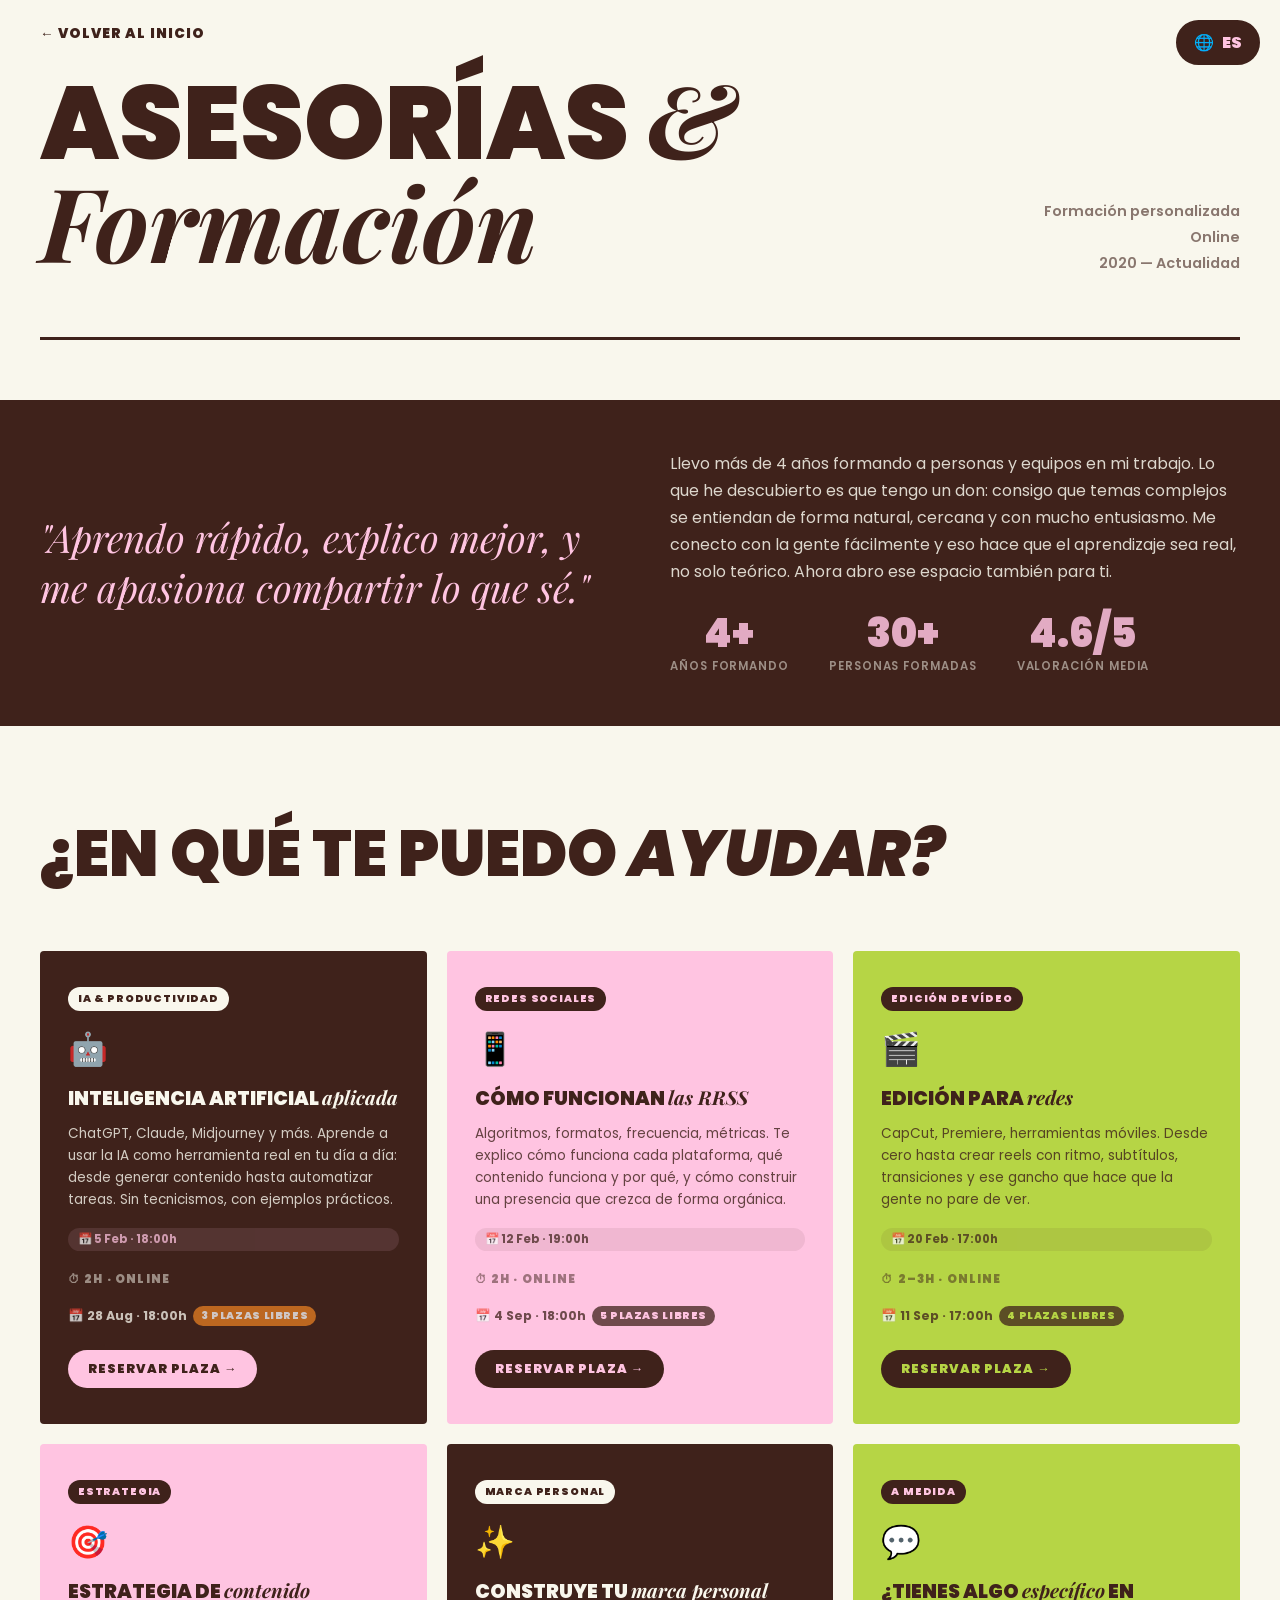
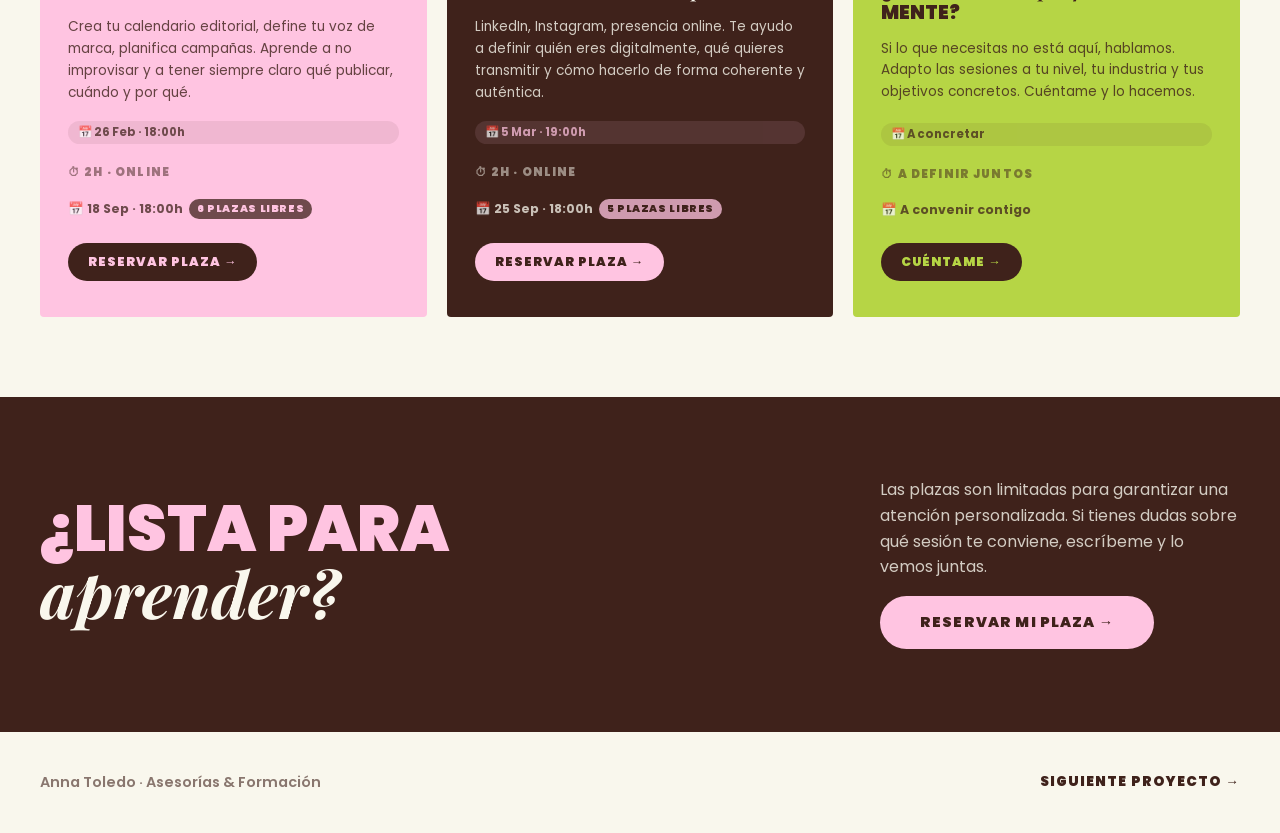
<file: asesorias.html>
<!DOCTYPE html>
<html lang="es">
<head>
    <meta charset="UTF-8">
    <meta name="viewport" content="width=device-width, initial-scale=1.0">
    <title>Asesorías | Anna Toledo</title>
    <link href="https://fonts.googleapis.com/css2?family=Poppins:wght@400;600;900&family=Playfair+Display:ital,wght@1,700&display=swap" rel="stylesheet">
    <style>
        :root { --pink: #ffc4e1; --brown: #3f221b; --cream: #f9f7ed; --green: #b6d545; --font-main: 'Poppins', sans-serif; }

        /* Lang switcher */
        .lang-container { position: fixed; top: 20px; right: 20px; z-index: 1000; }
        .lang-button { background: var(--brown); border: 2px solid var(--brown); padding: 8px 16px; border-radius: 25px; font-weight: 900; cursor: pointer; display: flex; align-items: center; gap: 8px; font-family: var(--font-main); color: var(--pink); }
        .dropdown-content { display: none; position: absolute; right: 0; background: var(--cream); border: 2px solid var(--brown); width: 130px; margin-top: 5px; border-radius: 10px; overflow: hidden; }
        .dropdown-content a { display: block; padding: 10px; text-decoration: none; color: var(--brown); font-weight: 600; font-family: var(--font-main); }
        .dropdown-content a:hover { background: var(--brown); color: var(--cream); }
        .lang-container:hover .dropdown-content { display: block; }

        * { box-sizing: border-box; margin: 0; padding: 0; }
        body { font-family: var(--font-main); background-color: var(--cream); color: var(--brown); min-height: 100vh; }
        .back-link { display: inline-flex; align-items: center; gap: 8px; padding: 24px 40px; font-weight: 900; font-size: 0.85rem; letter-spacing: 0.08em; text-transform: uppercase; text-decoration: none; color: var(--brown); transition: opacity 0.2s; }
        .back-link:hover { opacity: 0.6; }

        /* HERO */
        .project-hero { padding: 0 40px 60px; display: flex; align-items: flex-end; justify-content: space-between; flex-wrap: wrap; gap: 20px; }
        .project-hero h1 { font-size: clamp(3rem, 8vw, 7rem); font-weight: 900; text-transform: uppercase; line-height: 0.95; max-width: 700px; }
        .project-hero h1 em { font-family: 'Playfair Display', serif; font-style: italic; font-weight: 700; text-transform: none; }
        .project-meta { font-size: 0.9rem; font-weight: 600; text-align: right; line-height: 1.8; opacity: 0.6; }
        .divider { height: 3px; background-color: var(--brown); margin: 0 40px 60px; }

        /* INTRO STRIP */
        .intro-strip {
            background: var(--brown);
            color: var(--cream);
            padding: 50px 40px;
            display: flex;
            gap: 60px;
            align-items: center;
            flex-wrap: wrap;
        }
        .intro-strip .big-quote {
            font-family: 'Playfair Display', serif;
            font-style: italic;
            font-size: clamp(1.4rem, 3vw, 2.4rem);
            line-height: 1.3;
            flex: 1;
            min-width: 280px;
            color: var(--pink);
        }
        .intro-strip .intro-text {
            flex: 1;
            min-width: 280px;
            font-size: 1rem;
            line-height: 1.7;
            opacity: 0.85;
        }
        .intro-strip .stats-mini {
            display: flex;
            gap: 40px;
            flex-wrap: wrap;
        }
        .stat-mini { text-align: center; }
        .stat-mini .num { font-size: 2.5rem; font-weight: 900; color: var(--pink); line-height: 1; }
        .stat-mini .label { font-size: 0.72rem; font-weight: 600; text-transform: uppercase; letter-spacing: 0.08em; opacity: 0.6; margin-top: 4px; }

        /* SERVICIOS GRID */
        .servicios-section {
            padding: 80px 40px;
        }
        .servicios-section h2 {
            font-size: clamp(2rem, 5vw, 4rem);
            font-weight: 900;
            text-transform: uppercase;
            margin-bottom: 50px;
        }
        .servicios-grid {
            display: grid;
            grid-template-columns: repeat(3, 1fr);
            gap: 20px;
        }
        .servicio-card {
            background: var(--pink);
            padding: 36px 28px;
            display: flex;
            flex-direction: column;
            gap: 14px;
            border-radius: 4px;
            transition: transform 0.2s ease;
        }
        .servicio-card:hover { transform: translateY(-4px); }
        .servicio-card.dark { background: var(--brown); color: var(--cream); }
        .servicio-card.green { background: var(--green); }

        .servicio-emoji { font-size: 2rem; }
        .servicio-card h3 {
            font-size: 1.2rem;
            font-weight: 900;
            text-transform: uppercase;
            line-height: 1.1;
        }
        .servicio-card h3 em {
            font-family: 'Playfair Display', serif;
            font-style: italic;
            font-weight: 700;
            text-transform: none;
        }
        .servicio-card p { font-size: 0.85rem; line-height: 1.6; opacity: 0.8; flex: 1; }
        .servicio-card .fecha {
            font-size: 0.78rem;
            font-weight: 700;
            opacity: 0.75;
            margin-top: 4px;
        }
        .servicio-card .fecha.soon {
            color: var(--brown);
            background: rgba(63,34,27,0.1);
            padding: 3px 10px;
            border-radius: 20px;
            display: inline-block;
            font-size: 0.72rem;
        }
        .dark .fecha.soon { color: var(--pink); background: rgba(255,196,225,0.15); }
        .green .fecha.soon { color: var(--brown); background: rgba(63,34,27,0.1); }

        .servicio-card .duracion {
            font-size: 0.72rem;
            font-weight: 900;
            letter-spacing: 0.1em;
            text-transform: uppercase;
            opacity: 0.5;
            margin-top: 6px;
        }
        .fecha {
            font-size: 0.78rem;
            font-weight: 700;
            color: var(--brown);
            opacity: 0.6;
            margin-top: 4px;
            display: flex;
            align-items: center;
            gap: 6px;
        }
        .dark .fecha { color: var(--cream); }
        .fecha.sold-out { color: #c0392b; opacity: 1; }
        .plazas {
            display: inline-block;
            font-size: 0.65rem;
            font-weight: 900;
            letter-spacing: 0.06em;
            text-transform: uppercase;
            padding: 2px 8px;
            border-radius: 10px;
            background: var(--brown);
            color: var(--pink);
        }
        .dark .plazas { background: var(--pink); color: var(--brown); }
        .green .plazas { background: var(--brown); color: var(--green); }
        .plazas.pocas { background: #e67e22; color: white; }

        .reservar-btn {
            display: inline-block;
            margin-top: 10px;
            padding: 10px 20px;
            background: var(--brown);
            color: var(--pink);
            font-family: var(--font-main);
            font-weight: 900;
            font-size: 0.78rem;
            letter-spacing: 0.08em;
            text-transform: uppercase;
            text-decoration: none;
            border-radius: 30px;
            border: none;
            cursor: pointer;
            transition: opacity 0.2s;
            width: fit-content;
        }
        .reservar-btn:hover { opacity: 0.75; }
        .dark .reservar-btn { background: var(--pink); color: var(--brown); }
        .green .reservar-btn { background: var(--brown); color: var(--green); }

        /* TAG */
        .tag { display: inline-block; background: var(--brown); color: var(--pink); font-size: 0.65rem; font-weight: 900; letter-spacing: 0.08em; text-transform: uppercase; padding: 4px 10px; border-radius: 20px; width: fit-content; }
        .tag.light { background: var(--cream); color: var(--brown); }

        /* CTA FINAL */
        .cta-section {
            background: var(--brown);
            padding: 80px 40px;
            display: flex;
            align-items: center;
            justify-content: space-between;
            gap: 40px;
            flex-wrap: wrap;
        }
        .cta-section h2 {
            font-size: clamp(2rem, 5vw, 4rem);
            font-weight: 900;
            text-transform: uppercase;
            color: var(--pink);
            line-height: 1;
            max-width: 600px;
        }
        .cta-section h2 em {
            font-family: 'Playfair Display', serif;
            font-style: italic;
            font-weight: 700;
            text-transform: none;
            color: var(--cream);
        }
        .cta-right { display: flex; flex-direction: column; gap: 16px; align-items: flex-start; }
        .cta-right p { color: var(--cream); font-size: 1rem; line-height: 1.6; opacity: 0.8; max-width: 360px; }
        .cta-main-btn {
            display: inline-block;
            padding: 16px 40px;
            background: var(--pink);
            color: var(--brown);
            font-family: var(--font-main);
            font-weight: 900;
            font-size: 0.9rem;
            letter-spacing: 0.08em;
            text-transform: uppercase;
            text-decoration: none;
            border-radius: 40px;
            transition: opacity 0.2s;
        }
        .cta-main-btn:hover { opacity: 0.8; }

        /* FOOTER */
        .project-footer { border-top: 3px solid var(--brown); padding: 40px; display: flex; align-items: center; justify-content: space-between; flex-wrap: wrap; gap: 20px; background: var(--cream); }
        .project-footer p { font-weight: 600; font-size: 0.9rem; opacity: 0.6; }
        .next-project { display: inline-flex; align-items: center; gap: 10px; font-weight: 900; font-size: 0.85rem; letter-spacing: 0.08em; text-transform: uppercase; text-decoration: none; color: var(--brown); transition: opacity 0.2s; }
        .next-project:hover { opacity: 0.6; }

        /* REVEAL */
        .reveal { opacity: 0; transform: translateY(30px); transition: opacity 0.7s ease, transform 0.7s ease; }
        .reveal.visible { opacity: 1; transform: translateY(0); }

        /* MOBILE */
        @media (max-width: 768px) {
            .project-hero, .servicios-section, .cta-section { padding-left: 20px; padding-right: 20px; }
            .divider { margin-left: 20px; margin-right: 20px; }
            .intro-strip { padding: 40px 20px; gap: 30px; }
            .servicios-grid { grid-template-columns: 1fr; gap: 16px; }
            .cta-section { flex-direction: column; }
            .project-footer { padding: 30px 20px; flex-direction: column; gap: 10px; }
            .back-link { padding: 16px 20px; }
        }
        @media (max-width: 480px) {
            .project-hero h1 { font-size: 2.5rem; }
            .intro-strip .stats-mini { gap: 24px; }
        }
    </style>
</head>
<body>

    <div class="lang-container">
        <div class="lang-button">🌐 <span id="current-lang">ES</span></div>
        <div class="dropdown-content">
            <a href="#" onclick="changeLanguage('es'); return false;">ES Español</a>
            <a href="#" onclick="changeLanguage('en'); return false;">EN English</a>
        </div>
    </div>

    <a href="index.html" class="back-link" onclick="if(document.referrer) { history.back(); return false; }"><span data-i18n="back">← Volver al inicio</span></a>

    <div class="project-hero reveal">
        <h1 data-i18n="title">Asesorías <em>& Formación</em></h1>
        <div class="project-meta">
            <p data-i18n="meta1">Formación personalizada</p>
            <p data-i18n="meta2">Online</p>
            <p>2020 — Actualidad</p>
        </div>
    </div>

    <div class="divider"></div>

    <!-- INTRO -->
    <div class="intro-strip reveal">
        <div class="big-quote" data-i18n="quote">"Aprendo rápido, explico mejor, y me apasiona compartir lo que sé."</div>
        <div class="intro-text">
            <p data-i18n="intro">Llevo más de 4 años formando a personas y equipos en mi trabajo. Lo que he descubierto es que tengo un don: consigo que temas complejos se entiendan de forma natural, cercana y con mucho entusiasmo. Me conecto con la gente fácilmente y eso hace que el aprendizaje sea real, no solo teórico. Ahora abro ese espacio también para ti.</p>
            <br>
            <div class="stats-mini">
                <div class="stat-mini"><div class="num"><span class="counter" data-target="4" data-suffix="+">0</span></div><div class="label" data-i18n="stat1">años formando</div></div>
                <div class="stat-mini"><div class="num"><span class="counter" data-target="30" data-suffix="+">0</span></div><div class="label" data-i18n="stat2">personas formadas</div></div>
                <div class="stat-mini"><div class="num"><span class="counter" data-target="4.6" data-suffix="/5" data-decimals="1">0</span></div><div class="label" data-i18n="stat3">valoración media</div></div>
            </div>
        </div>
    </div>

    <!-- SERVICIOS -->
    <div class="servicios-section">
        <h2 data-i18n="servicios.title">¿En qué te puedo <em>ayudar?</em></h2>
        <div class="servicios-grid">

            <div class="servicio-card dark reveal">
                <span class="tag light" data-i18n="s1.tag">IA & Productividad</span>
                <div class="servicio-emoji">🤖</div>
                <h3 data-i18n="s1.title">Inteligencia Artificial <em>aplicada</em></h3>
                <p data-i18n="s1.desc">ChatGPT, Claude, Midjourney y más. Aprende a usar la IA como herramienta real en tu día a día: desde generar contenido hasta automatizar tareas. Sin tecnicismos, con ejemplos prácticos.</p>
                <div class="fecha soon" data-i18n="s1.date">📅 5 Feb · 18:00h</div>
                <div class="duracion" data-i18n="s1.dur">⏱ 2h · Online</div>
                <div class="fecha">📅 28 Aug · 18:00h <span class="plazas pocas">3 plazas libres</span></div>
                <a href="https://mail.google.com/mail/?view=cm&amp;fs=1&amp;to=anna.tol.rod@gmail.com&amp;su=Quiero%20reservar%3A%20IA%20aplicada" target="_blank" rel="noopener" class="reservar-btn" data-i18n="reservar">Reservar plaza →</a>
            </div>

            <div class="servicio-card reveal">
                <span class="tag" data-i18n="s2.tag">Redes Sociales</span>
                <div class="servicio-emoji">📱</div>
                <h3 data-i18n="s2.title">Cómo funcionan <em>las RRSS</em></h3>
                <p data-i18n="s2.desc">Algoritmos, formatos, frecuencia, métricas. Te explico cómo funciona cada plataforma, qué contenido funciona y por qué, y cómo construir una presencia que crezca de forma orgánica.</p>
                <div class="fecha soon" data-i18n="s2.date">📅 12 Feb · 19:00h</div>
                <div class="duracion" data-i18n="s2.dur">⏱ 2h · Online</div>
                <div class="fecha">📅 4 Sep · 18:00h <span class="plazas ">5 plazas libres</span></div>
                <a href="https://mail.google.com/mail/?view=cm&amp;fs=1&amp;to=anna.tol.rod@gmail.com&amp;su=Quiero%20reservar%3A%20RRSS" target="_blank" rel="noopener" class="reservar-btn" data-i18n="reservar">Reservar plaza →</a>
            </div>

            <div class="servicio-card green reveal">
                <span class="tag" data-i18n="s3.tag">Edición de Vídeo</span>
                <div class="servicio-emoji">🎬</div>
                <h3 data-i18n="s3.title">Edición para <em>redes</em></h3>
                <p data-i18n="s3.desc">CapCut, Premiere, herramientas móviles. Desde cero hasta crear reels con ritmo, subtítulos, transiciones y ese gancho que hace que la gente no pare de ver.</p>
                <div class="fecha soon" data-i18n="s3.date">📅 20 Feb · 17:00h</div>
                <div class="duracion" data-i18n="s3.dur">⏱ 2–3h · Online</div>
                <div class="fecha">📅 11 Sep · 17:00h <span class="plazas ">4 plazas libres</span></div>
                <a href="https://mail.google.com/mail/?view=cm&amp;fs=1&amp;to=anna.tol.rod@gmail.com&amp;su=Quiero%20reservar%3A%20Edici%C3%B3n" target="_blank" rel="noopener" class="reservar-btn" data-i18n="reservar">Reservar plaza →</a>
            </div>

            <div class="servicio-card reveal">
                <span class="tag" data-i18n="s4.tag">Estrategia</span>
                <div class="servicio-emoji">🎯</div>
                <h3 data-i18n="s4.title">Estrategia de <em>contenido</em></h3>
                <p data-i18n="s4.desc">Crea tu calendario editorial, define tu voz de marca, planifica campañas. Aprende a no improvisar y a tener siempre claro qué publicar, cuándo y por qué.</p>
                <div class="fecha soon" data-i18n="s4.date">📅 26 Feb · 18:00h</div>
                <div class="duracion" data-i18n="s4.dur">⏱ 2h · Online</div>
                <div class="fecha">📅 18 Sep · 18:00h <span class="plazas ">6 plazas libres</span></div>
                <a href="https://mail.google.com/mail/?view=cm&amp;fs=1&amp;to=anna.tol.rod@gmail.com&amp;su=Quiero%20reservar%3A%20Estrategia" target="_blank" rel="noopener" class="reservar-btn" data-i18n="reservar">Reservar plaza →</a>
            </div>

            <div class="servicio-card dark reveal">
                <span class="tag light" data-i18n="s5.tag">Marca Personal</span>
                <div class="servicio-emoji">✨</div>
                <h3 data-i18n="s5.title">Construye tu <em>marca personal</em></h3>
                <p data-i18n="s5.desc">LinkedIn, Instagram, presencia online. Te ayudo a definir quién eres digitalmente, qué quieres transmitir y cómo hacerlo de forma coherente y auténtica.</p>
                <div class="fecha soon" data-i18n="s5.date">📅 5 Mar · 19:00h</div>
                <div class="duracion" data-i18n="s5.dur">⏱ 2h · Online</div>
                <div class="fecha">📅 25 Sep · 18:00h <span class="plazas ">5 plazas libres</span></div>
                <a href="https://mail.google.com/mail/?view=cm&amp;fs=1&amp;to=anna.tol.rod@gmail.com&amp;su=Quiero%20reservar%3A%20Marca%20personal" target="_blank" rel="noopener" class="reservar-btn" data-i18n="reservar">Reservar plaza →</a>
            </div>

            <div class="servicio-card green reveal">
                <span class="tag" data-i18n="s6.tag">A medida</span>
                <div class="servicio-emoji">💬</div>
                <h3 data-i18n="s6.title">¿Tienes algo <em>específico</em> en mente?</h3>
                <p data-i18n="s6.desc">Si lo que necesitas no está aquí, hablamos. Adapto las sesiones a tu nivel, tu industria y tus objetivos concretos. Cuéntame y lo hacemos.</p>
                <div class="fecha soon" data-i18n="s6.date">📅 A concretar</div>
                <div class="duracion" data-i18n="s6.dur">⏱ A definir juntos</div>
                <div class="fecha">📅 A convenir contigo</div>
                <a href="https://mail.google.com/mail/?view=cm&amp;fs=1&amp;to=anna.tol.rod@gmail.com&amp;su=Consulta%20asesor%C3%ADa%20personalizada" target="_blank" rel="noopener" class="reservar-btn" data-i18n="s6.btn">Cuéntame →</a>
            </div>

        </div>
    </div>

    <!-- CTA FINAL -->
    <div class="cta-section reveal">
        <h2 data-i18n="cta.title">¿Lista para <em>aprender?</em></h2>
        <div class="cta-right">
            <p data-i18n="cta.desc">Las plazas son limitadas para garantizar una atención personalizada. Si tienes dudas sobre qué sesión te conviene, escríbeme y lo vemos juntas.</p>
            <a href="https://mail.google.com/mail/?view=cm&amp;fs=1&amp;to=anna.tol.rod@gmail.com&amp;su=Quiero%20una%20asesor%C3%ADa" target="_blank" rel="noopener" class="cta-main-btn" data-i18n="cta.btn">Reservar mi plaza →</a>
        </div>
    </div>

    <div class="project-footer">
        <p>Anna Toledo · Asesorías & Formación</p>
        <a href="cm.html" class="next-project" data-i18n="next">Siguiente proyecto →</a>
    </div>

    <script>
        const i18n = {
            es: {
                "back":    "← Volver al inicio",
                "title":   "Asesorías <em>& Formación</em>",
                "meta1":   "Formación personalizada",
                "meta2":   "Online",
                "quote":   '"Aprendo rápido, explico mejor, y me apasiona compartir lo que sé."',
                "intro":   "Llevo más de 4 años formando a personas y equipos en mi trabajo. Lo que he descubierto es que tengo un don: consigo que temas complejos se entiendan de forma natural, cercana y con mucho entusiasmo. Me conecto con la gente fácilmente y eso hace que el aprendizaje sea real, no solo teórico. Ahora abro ese espacio también para ti.",
                "stat1":   "años formando",
                "stat2":   "personas formadas",
                "stat3":   "valoración media",
                "servicios.title": "¿En qué te puedo <em>ayudar?</em>",
                                "s1.date": "📅 5 Feb · 18:00h",
                "s2.date": "📅 12 Feb · 19:00h",
                "s3.date": "📅 20 Feb · 17:00h",
                "s4.date": "📅 26 Feb · 18:00h",
                "s5.date": "📅 5 Mar · 19:00h",
                "s6.date": "📅 A concretar",
                "s1.tag":  "IA & Productividad", "s1.title": "Inteligencia Artificial <em>aplicada</em>",
                "s1.desc": "ChatGPT, Claude, Midjourney y más. Aprende a usar la IA como herramienta real en tu día a día: desde generar contenido hasta automatizar tareas. Sin tecnicismos, con ejemplos prácticos.",
                "s1.dur":  "⏱ 2h · Online",
                "s2.tag":  "Redes Sociales", "s2.title": "Cómo funcionan <em>las RRSS</em>",
                "s2.desc": "Algoritmos, formatos, frecuencia, métricas. Te explico cómo funciona cada plataforma, qué contenido funciona y por qué, y cómo construir una presencia que crezca de forma orgánica.",
                "s2.dur":  "⏱ 2h · Online",
                "s3.tag":  "Edición de Vídeo", "s3.title": "Edición para <em>redes</em>",
                "s3.desc": "CapCut, Premiere, herramientas móviles. Desde cero hasta crear reels con ritmo, subtítulos, transiciones y ese gancho que hace que la gente no pare de ver.",
                "s3.dur":  "⏱ 2–3h · Online",
                "s4.tag":  "Estrategia", "s4.title": "Estrategia de <em>contenido</em>",
                "s4.desc": "Crea tu calendario editorial, define tu voz de marca, planifica campañas. Aprende a no improvisar y a tener siempre claro qué publicar, cuándo y por qué.",
                "s4.dur":  "⏱ 2h · Online",
                "s5.tag":  "Marca Personal", "s5.title": "Construye tu <em>marca personal</em>",
                "s5.desc": "LinkedIn, Instagram, presencia online. Te ayudo a definir quién eres digitalmente, qué quieres transmitir y cómo hacerlo de forma coherente y auténtica.",
                "s5.dur":  "⏱ 2h · Online",
                "s6.tag":  "A medida", "s6.title": "¿Tienes algo <em>específico</em> en mente?",
                "s6.desc": "Si lo que necesitas no está aquí, hablamos. Adapto las sesiones a tu nivel, tu industria y tus objetivos concretos. Cuéntame y lo hacemos.",
                "s6.dur":  "⏱ A definir juntos",
                "s6.btn":  "Cuéntame →",
                "reservar": "Reservar plaza →",
                "cta.title": "¿Lista para <em>aprender?</em>",
                "cta.desc":  "Las plazas son limitadas para garantizar una atención personalizada. Si tienes dudas sobre qué sesión te conviene, escríbeme y lo vemos juntas.",
                "cta.btn":   "Reservar mi plaza →",
                "next":      "Siguiente proyecto →"
            },
            en: {
                "back":    "← Back to home",
                "title":   "Mentoring <em>& Training</em>",
                "meta1":   "Personalised training",
                "meta2":   "Online",
                "quote":   '"I learn fast, explain even better, and I love sharing what I know."',
                "intro":   "I have been training people and teams at work for over 4 years. What I have discovered is that I have a gift: I make complex topics feel natural, approachable and exciting. I connect with people easily, and that makes the learning stick — not just theory, but real understanding. Now I am opening that space for you too.",
                "stat1":   "years training",
                "stat2":   "people trained",
                "stat3":   "average rating",
                "servicios.title": "How can I <em>help you?</em>",
                                "s1.date": "📅 5 Feb · 6:00pm",
                "s2.date": "📅 12 Feb · 7:00pm",
                "s3.date": "📅 20 Feb · 5:00pm",
                "s4.date": "📅 26 Feb · 6:00pm",
                "s5.date": "📅 5 Mar · 7:00pm",
                "s6.date": "📅 To be arranged",
                "s1.tag":  "AI & Productivity", "s1.title": "Artificial Intelligence <em>in practice</em>",
                "s1.desc": "ChatGPT, Claude, Midjourney and more. Learn to use AI as a real tool in your daily life: from generating content to automating tasks. No jargon, just practical examples.",
                "s1.dur":  "⏱ 2h · Online",
                "s2.tag":  "Social Media", "s2.title": "How <em>social media</em> works",
                "s2.desc": "Algorithms, formats, frequency, metrics. I explain how each platform works, what content performs and why, and how to build a presence that grows organically.",
                "s2.dur":  "⏱ 2h · Online",
                "s3.tag":  "Video Editing", "s3.title": "Editing for <em>social media</em>",
                "s3.desc": "CapCut, Premiere, mobile tools. From scratch to creating reels with rhythm, subtitles, transitions and that hook that keeps people watching.",
                "s3.dur":  "⏱ 2–3h · Online",
                "s4.tag":  "Strategy", "s4.title": "Content <em>strategy</em>",
                "s4.desc": "Build your editorial calendar, define your brand voice, plan campaigns. Learn to stop improvising and always know what to post, when, and why.",
                "s4.dur":  "⏱ 2h · Online",
                "s5.tag":  "Personal Brand", "s5.title": "Build your <em>personal brand</em>",
                "s5.desc": "LinkedIn, Instagram, online presence. I help you define who you are digitally, what you want to convey and how to do it consistently and authentically.",
                "s5.dur":  "⏱ 2h · Online",
                "s6.tag":  "Custom", "s6.title": "Got something <em>specific</em> in mind?",
                "s6.desc": "If what you need is not here, let us talk. I adapt sessions to your level, your industry and your specific goals. Tell me and we will make it happen.",
                "s6.dur":  "⏱ To be defined together",
                "s6.btn":  "Tell me →",
                "reservar": "Book a spot →",
                "cta.title": "Ready to <em>learn?</em>",
                "cta.desc":  "Spots are limited to guarantee personalised attention. If you are unsure which session suits you best, write to me and we will figure it out together.",
                "cta.btn":   "Book my spot →",
                "next":      "Next project →"
            }
        };

        function changeLanguage(lang) {
            document.getElementById('current-lang').textContent = lang.toUpperCase();
            document.documentElement.lang = lang;
            const t = i18n[lang];
            document.querySelectorAll('[data-i18n]').forEach(el => {
                const key = el.getAttribute('data-i18n');
                if (t[key] !== undefined) el.innerHTML = t[key];
            });
        }

        // === CONTADOR PROGRESIVO ===
        function animateCounters() {
            document.querySelectorAll('.counter').forEach(el => {
                const target = parseFloat(el.dataset.target);
                const suffix = el.dataset.suffix || '';
                const decimals = parseInt(el.dataset.decimals || '0');
                const duration = 1800;
                const steps = 60;
                const increment = target / steps;
                let current = 0;
                let step = 0;
                const timer = setInterval(() => {
                    step++;
                    current = Math.min(increment * step, target);
                    el.textContent = current.toFixed(decimals) + suffix;
                    if (step >= steps) clearInterval(timer);
                }, duration / steps);
            });
        }

        // Trigger when intro-strip enters viewport
        const stripObs = new IntersectionObserver((entries) => {
            entries.forEach(e => {
                if (e.isIntersecting) {
                    animateCounters();
                    stripObs.disconnect();
                }
            });
        }, { threshold: 0.4 });
        const strip = document.querySelector('.intro-strip');
        if (strip) stripObs.observe(strip);

        const reveals = document.querySelectorAll('.reveal');
        const obs = new IntersectionObserver(entries => {
            entries.forEach((e, i) => { if (e.isIntersecting) setTimeout(() => e.target.classList.add('visible'), i * 80); });
        }, { threshold: 0.08 });
        reveals.forEach(el => obs.observe(el));
    </script>

</body>
</html>
</file>
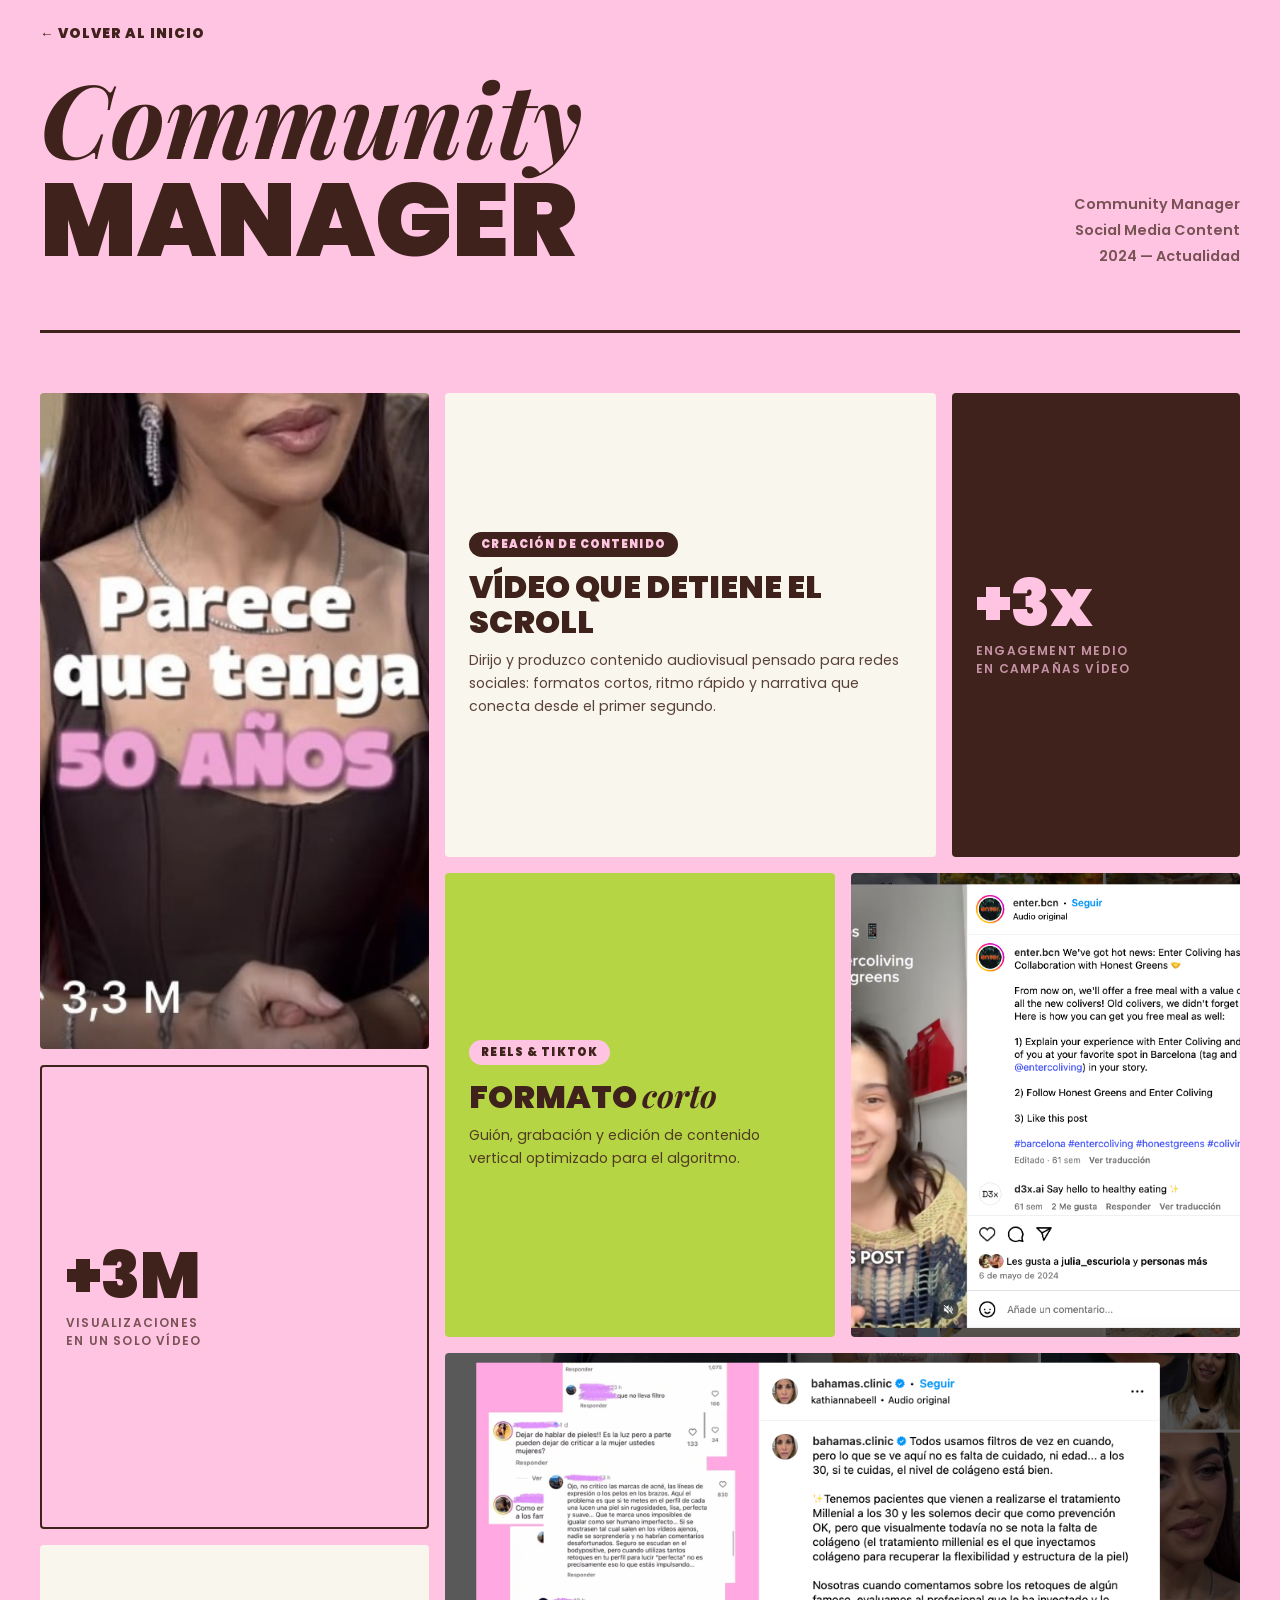
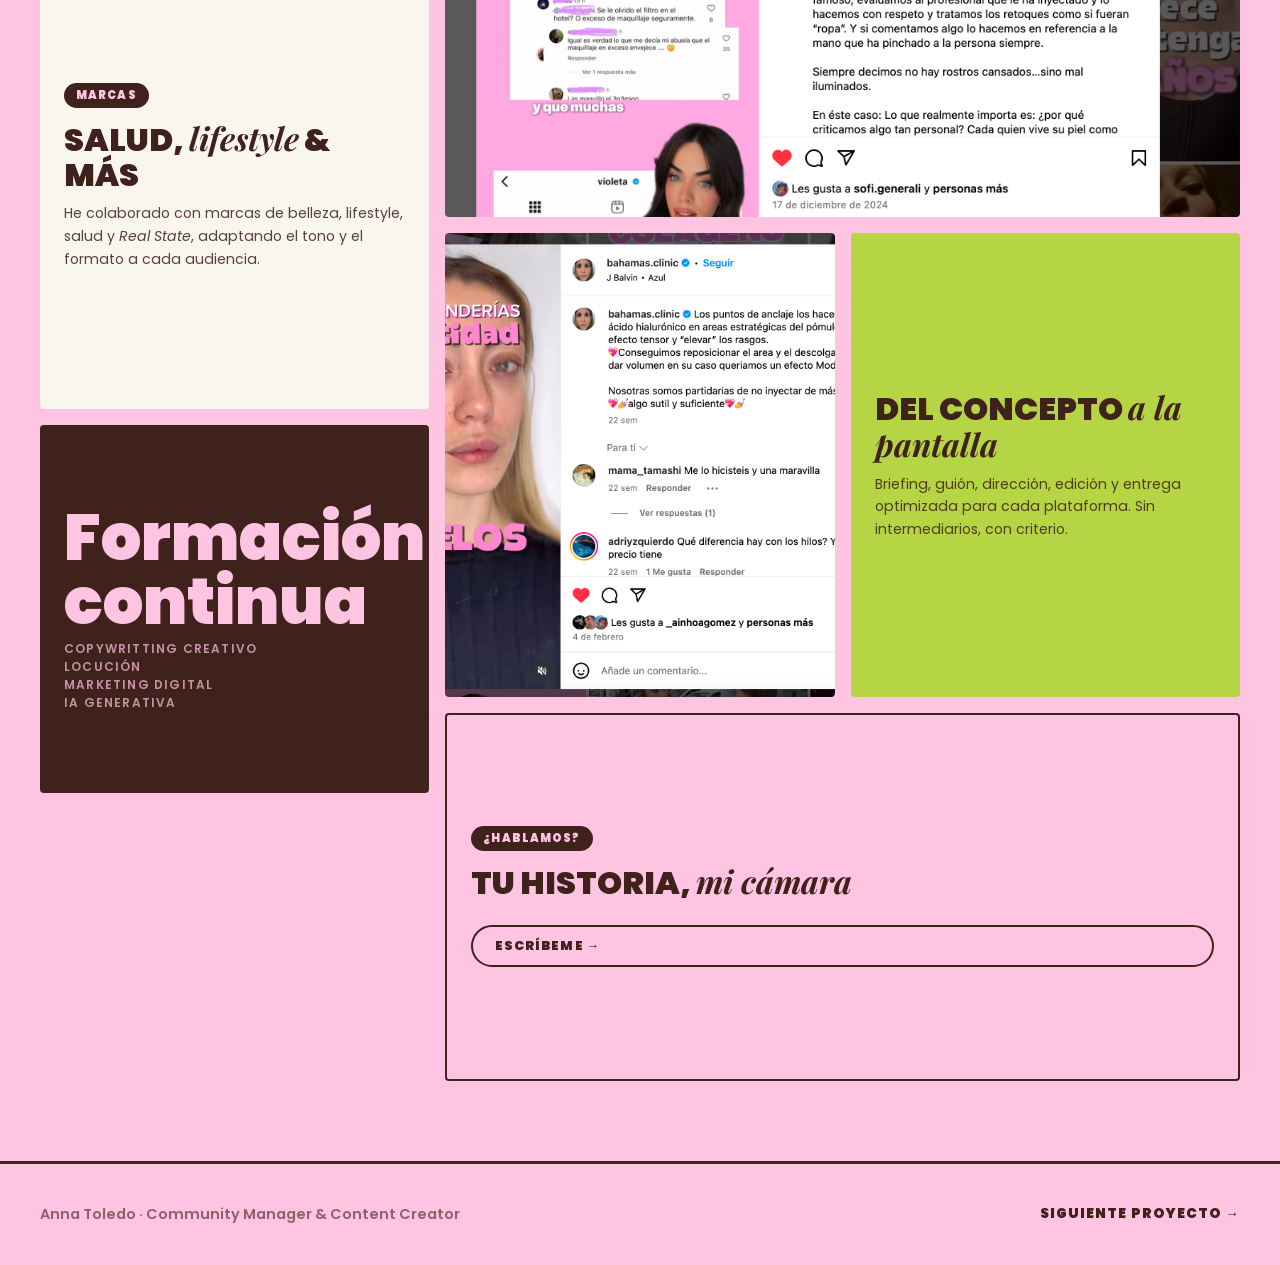
<file: campanas-audiovisuales.html>
<!DOCTYPE html>
<html lang="es">
<head>
    <meta charset="UTF-8">
    <meta name="viewport" content="width=device-width, initial-scale=1.0">
    <title>Community Manager & Content Creator | Anna Toledo</title>
    <link href="https://fonts.googleapis.com/css2?family=Poppins:wght@400;600;900&family=Playfair+Display:ital,wght@1,700&display=swap" rel="stylesheet">
    <style>
        :root {
            --pink: #ffc4e1;
            --brown: #3f221b;
            --cream: #f9f7ed;
            --green: #b6d545;
            --font-main: 'Poppins', sans-serif;
        }

        * { box-sizing: border-box; margin: 0; padding: 0; }

        body {
            font-family: var(--font-main);
            background-color: var(--pink);
            color: var(--brown);
            min-height: 100vh;
        }

        /* === BACK LINK === */
        .back-link {
            display: inline-flex;
            align-items: center;
            gap: 8px;
            padding: 24px 40px;
            font-weight: 900;
            font-size: 0.85rem;
            letter-spacing: 0.08em;
            text-transform: uppercase;
            text-decoration: none;
            color: var(--brown);
            transition: opacity 0.2s;
        }
        .back-link:hover { opacity: 0.6; }

        /* === HERO HEADER === */
        .project-hero {
            padding: 0 40px 60px;
            display: flex;
            align-items: flex-end;
            justify-content: space-between;
            flex-wrap: wrap;
            gap: 20px;
        }
        .project-hero h1 {
            font-size: clamp(3rem, 8vw, 7rem);
            font-weight: 900;
            text-transform: uppercase;
            line-height: 0.95;
            max-width: 700px;
        }
        .project-hero h1 em {
            font-family: 'Playfair Display', serif;
            font-style: italic;
            font-weight: 700;
            text-transform: none;
            color: var(--brown);
        }
        .project-meta {
            font-size: 0.9rem;
            font-weight: 600;
            text-align: right;
            line-height: 1.8;
            opacity: 0.7;
        }

        /* === DIVIDER === */
        .divider {
            height: 3px;
            background-color: var(--brown);
            margin: 0 40px 60px;
        }

        /* === MOOD BOARD GRID === */
        .moodboard {
            padding: 0 40px 80px;
            display: grid;
            grid-template-columns: repeat(12, 1fr);
            grid-auto-rows: 80px;
            gap: 16px;
        }

        /* Bloques del collage */
        .block {
            border-radius: 4px;
            overflow: hidden;
            position: relative;
        }

        /* Imágenes placeholder */
        .img-block {
            background-color: var(--cream);
            display: flex;
            align-items: center;
            justify-content: center;
        }
        .img-block .placeholder-label {
            font-size: 0.7rem;
            font-weight: 600;
            opacity: 0.35;
            text-transform: uppercase;
            letter-spacing: 0.1em;
            text-align: center;
            padding: 10px;
        }
        .img-block img {
            width: 100%;
            height: 100%;
            object-fit: cover;
            display: block;
        }

        /* Bloques de texto */
        .text-block {
            display: flex;
            flex-direction: column;
            justify-content: center;
            padding: 24px;
        }
        .text-block.bg-cream { background-color: var(--cream); }
        .text-block.bg-brown { background-color: var(--brown); color: var(--cream); }
        .text-block.bg-green { background-color: var(--green); }
        .text-block.bg-pink  { background-color: var(--pink); border: 2px solid var(--brown); }

        .text-block h2 {
            font-size: clamp(1.2rem, 2.5vw, 2rem);
            font-weight: 900;
            text-transform: uppercase;
            line-height: 1.1;
            margin-bottom: 10px;
        }
        .text-block h2 em {
            font-family: 'Playfair Display', serif;
            font-style: italic;
            font-weight: 700;
            text-transform: none;
        }
        .text-block p {
            font-size: 0.88rem;
            font-weight: 400;
            line-height: 1.6;
            opacity: 0.85;
        }
        .text-block .stat {
            font-size: clamp(2rem, 5vw, 4rem);
            font-weight: 900;
            line-height: 1;
        }
        .text-block .stat-label {
            font-size: 0.75rem;
            font-weight: 600;
            text-transform: uppercase;
            letter-spacing: 0.1em;
            opacity: 0.7;
            margin-top: 6px;
        }

        /* Tag / etiqueta */
        .tag {
            display: inline-block;
            background-color: var(--brown);
            color: var(--pink);
            font-size: 0.7rem;
            font-weight: 900;
            letter-spacing: 0.1em;
            text-transform: uppercase;
            padding: 4px 12px;
            border-radius: 20px;
            margin-bottom: 12px;
            width: fit-content;
        }
        .tag.light {
            background-color: var(--pink);
            color: var(--brown);
        }

        /* Posiciones del grid (columna / fila) */
        .c1-4  { grid-column: 1 / 5; }
        .c1-5  { grid-column: 1 / 6; }
        .c1-7  { grid-column: 1 / 8; }
        .c1-9  { grid-column: 1 / 10; }
        .c1-13 { grid-column: 1 / 13; }
        .c2-5  { grid-column: 2 / 6; }
        .c3-7  { grid-column: 3 / 8; }
        .c4-8  { grid-column: 4 / 9; }
        .c4-10 { grid-column: 4 / 11; }
        .c5-9  { grid-column: 5 / 10; }
        .c5-13 { grid-column: 5 / 13; }
        .c6-10 { grid-column: 6 / 11; }
        .c6-13 { grid-column: 6 / 13; }
        .c7-10 { grid-column: 7 / 11; }
        .c7-13 { grid-column: 7 / 13; }
        .c8-13 { grid-column: 8 / 13; }
        .c9-13 { grid-column: 9 / 13; }
        .c10-13{ grid-column: 10/ 13; }
        .c11-13{ grid-column: 11/ 13; }

        .r1-4  { grid-row: 1 / 5; }
        .r1-5  { grid-row: 1 / 6; }
        .r1-6  { grid-row: 1 / 7; }
        .r1-7  { grid-row: 1 / 8; }
        .r2-5  { grid-row: 2 / 6; }
        .r2-6  { grid-row: 2 / 7; }
        .r3-6  { grid-row: 3 / 7; }
        .r3-7  { grid-row: 3 / 8; }
        .r4-7  { grid-row: 4 / 8; }
        .r4-8  { grid-row: 4 / 9; }
        .r5-8  { grid-row: 5 / 9; }
        .r5-9  { grid-row: 5 / 10; }
        .r6-9  { grid-row: 6 / 10; }
        .r6-10 { grid-row: 6 / 11; }
        .r7-10 { grid-row: 7 / 11; }
        .r7-11 { grid-row: 7 / 12; }
        .r8-11 { grid-row: 8 / 12; }
        .r8-12 { grid-row: 8 / 13; }
        .r9-12 { grid-row: 9 / 13; }
        .r9-13 { grid-row: 9 / 14; }

        /* === SCROLL REVEAL === */
        .reveal {
            opacity: 0;
            transform: translateY(30px);
            transition: opacity 0.6s ease, transform 0.6s ease;
        }
        .reveal.visible { opacity: 1; transform: translateY(0); }

        /* === FOOTER === */
        .project-footer {
            border-top: 3px solid var(--brown);
            padding: 40px;
            display: flex;
            align-items: center;
            justify-content: space-between;
            flex-wrap: wrap;
            gap: 20px;
        }
        .project-footer p {
            font-weight: 600;
            font-size: 0.9rem;
            opacity: 0.6;
        }
        .next-project {
            display: inline-flex;
            align-items: center;
            gap: 10px;
            font-weight: 900;
            font-size: 0.85rem;
            letter-spacing: 0.08em;
            text-transform: uppercase;
            text-decoration: none;
            color: var(--brown);
            transition: opacity 0.2s;
        }
        .next-project:hover { opacity: 0.6; }

        /* === RESPONSIVE === */
        @media (max-width: 768px) {
            .project-hero, .divider, .moodboard, .project-footer {
                padding-left: 20px;
                padding-right: 20px;
            }
            .divider { margin-left: 20px; margin-right: 20px; }
            .moodboard {
                grid-template-columns: 1fr 1fr;
                grid-auto-rows: 160px;
            }
            .block { grid-column: auto !important; grid-row: auto !important; }
        }
    .cta-btn { display: inline-block; margin-top: 14px; padding: 10px 22px; background: transparent; border: 2px solid var(--brown); color: var(--brown); font-family: var(--font-main); font-weight: 900; font-size: 0.8rem; letter-spacing: 0.08em; text-transform: uppercase; text-decoration: none; border-radius: 30px; transition: opacity 0.2s; } .cta-btn:hover { opacity: 0.65; }
        </style>
</head>
<body>

    <!-- VOLVER -->
    <a href="index.html" class="back-link" onclick="if(document.referrer) { history.back(); return false; }">← Volver al inicio</a>

    <!-- CABECERA DEL PROYECTO -->
    <div class="project-hero reveal">
        <h1><em>Community</em> Manager</h1>
        <div class="project-meta">
            <p>Community Manager</p>
            <p>Social Media Content</p>
            <p>2024 — Actualidad</p>
        </div>
    </div>

    <div class="divider"></div>

    <!-- MOOD BOARD COLLAGE -->
    <div class="moodboard">

        <div class="block img-block reveal" style="grid-column:1/5; grid-row:1/8;">
            <img src="proyecto1.jpg" alt="" style="object-position: center center;" onerror="this.style.display='none';this.nextElementSibling.style.display='flex'">
            <div class="placeholder-label" style="display:none;">📷<br>proyecto1.jpg</div>
        </div>

        <div class="block text-block bg-cream reveal" style="grid-column:5/10; grid-row:1/6;">
            <span class="tag">Creación de contenido</span>
            <h2>Vídeo que detiene el scroll</h2>
            <p>Dirijo y produzco contenido audiovisual pensado para redes sociales: formatos cortos, ritmo rápido y narrativa que conecta desde el primer segundo.</p>
        </div>

        <div class="block text-block bg-brown reveal" style="grid-column:10/13; grid-row:1/6;">
            <div class="stat" style="color:var(--pink);">+3x</div>
            <div class="stat-label" style="color:var(--pink);">Engagement medio<br>en campañas vídeo</div>
        </div>

        <div class="block text-block bg-green reveal" style="grid-column:5/9; grid-row:6/11;">
            <span class="tag light">Reels & TikTok</span>
            <h2>Formato <em>corto</em></h2>
            <p>Guión, grabación y edición de contenido vertical optimizado para el algoritmo.</p>
        </div>

        <div class="block img-block reveal" style="grid-column:9/13; grid-row:6/11;">
            <img src="proyecto3.png" alt="" style="object-position: center top;" onerror="this.style.display='none';this.nextElementSibling.style.display='flex'">
            <div class="placeholder-label" style="display:none;">📷<br>proyecto2.jpg</div>
        </div>

        <div class="block text-block bg-pink reveal" style="grid-column:1/5; grid-row:8/13;">
            <div class="stat">+3M</div>
            <div class="stat-label">Visualizaciones<br>en un solo vídeo</div>
        </div>

        <div class="block img-block reveal" style="grid-column:5/13; grid-row:11/16;">
            <img src="proyecto2.png" alt="" style="object-position: center top;" onerror="this.style.display='none';this.nextElementSibling.style.display='flex'">
            <div class="placeholder-label" style="display:none;">📷<br>proyecto3.jpg</div>
        </div>

        <div class="block text-block bg-cream reveal" style="grid-column:1/5; grid-row:13/18;">
            <span class="tag">Marcas</span>
            <h2>Salud, <em>lifestyle</em> & más</h2>
            <p>He colaborado con marcas de belleza, lifestyle, salud y <em>Real State</em>, adaptando el tono y el formato a cada audiencia.</p>
        </div>

        <div class="block img-block reveal" style="grid-column:5/9; grid-row:16/21;">
            <img src="proyecto4.png" alt="" onerror="this.style.display='none';this.nextElementSibling.style.display='flex'">
            <div class="placeholder-label" style="display:none;">📷<br>proyecto4.jpg</div>
        </div>

        <div class="block text-block bg-green reveal" style="grid-column:9/13; grid-row:16/21;">
            <h2>Del concepto <em>a la pantalla</em></h2>
            <p>Briefing, guión, dirección, edición y entrega optimizada para cada plataforma. Sin intermediarios, con criterio.</p>
        </div>

        <div class="block text-block bg-brown reveal" style="grid-column:1/5; grid-row:18/22;">
            <div class="stat" style="color:var(--pink);">Formación continua</div>
            <div class="stat-label" style="color:var(--pink);">Copywritting Creativo<br>Locución<br>Marketing Digital<br>IA Generativa</div>
        </div>

        <div class="block text-block bg-pink reveal" style="grid-column:5/13; grid-row:21/25;">
            <span class="tag">¿Hablamos?</span>
            <h2>Tu historia, <em>mi cámara</em></h2>
            <a href="https://mail.google.com/mail/?view=cm&amp;fs=1&amp;to=anna.tol.rod@gmail.com&amp;su=Hablemos%20de%20tu%20proyecto" target="_blank" rel="noopener" class="cta-btn">Escríbeme →</a>
        </div>

    </div>

        <!-- FOOTER DEL PROYECTO -->
    <div class="project-footer">
        <p>Anna Toledo · Community Manager & Content Creator</p>
        <a href="formacion-corporativa.html" class="next-project">Siguiente proyecto →</a>
    </div>

    <script>
        const reveals = document.querySelectorAll('.reveal');
        const obs = new IntersectionObserver(entries => {
            entries.forEach((e, i) => {
                if (e.isIntersecting) {
                    setTimeout(() => e.target.classList.add('visible'), i * 60);
                }
            });
        }, { threshold: 0.08 });
        reveals.forEach(el => obs.observe(el));
    </script>

</body>
</html>
</file>
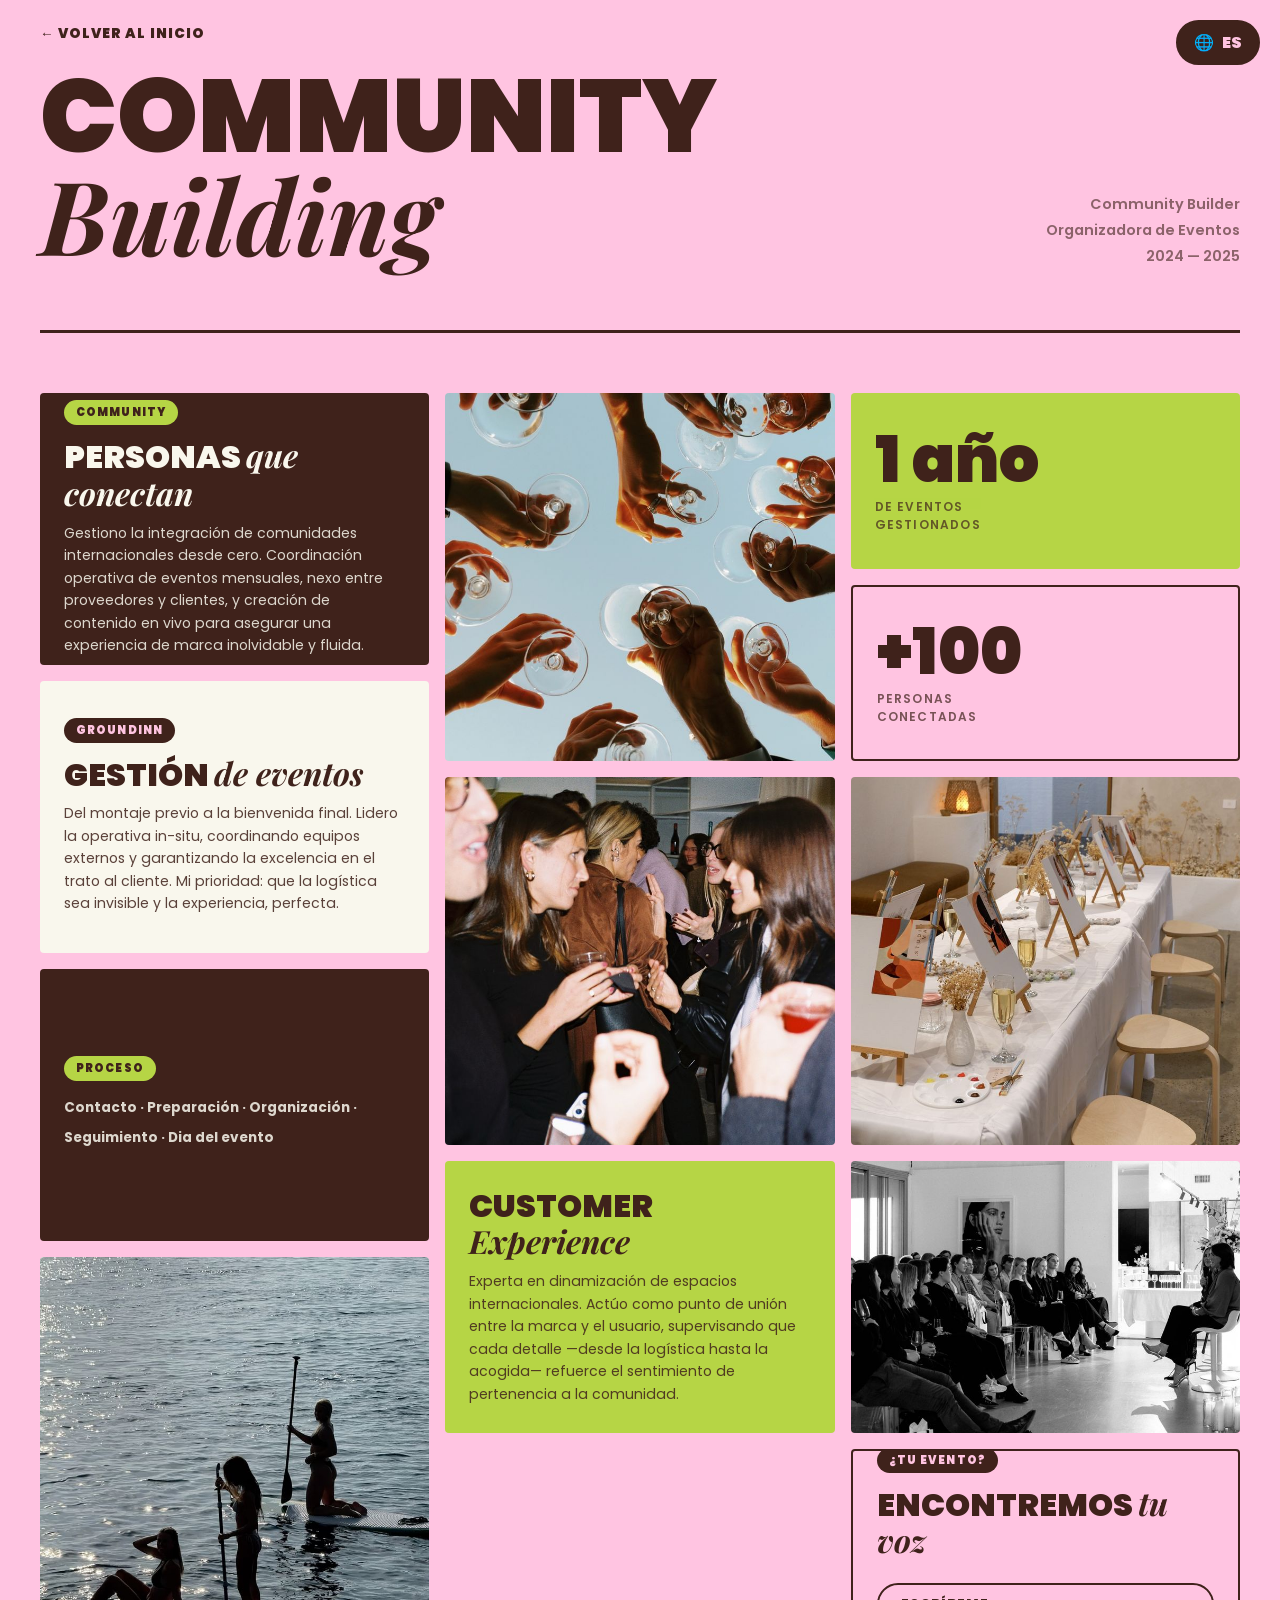
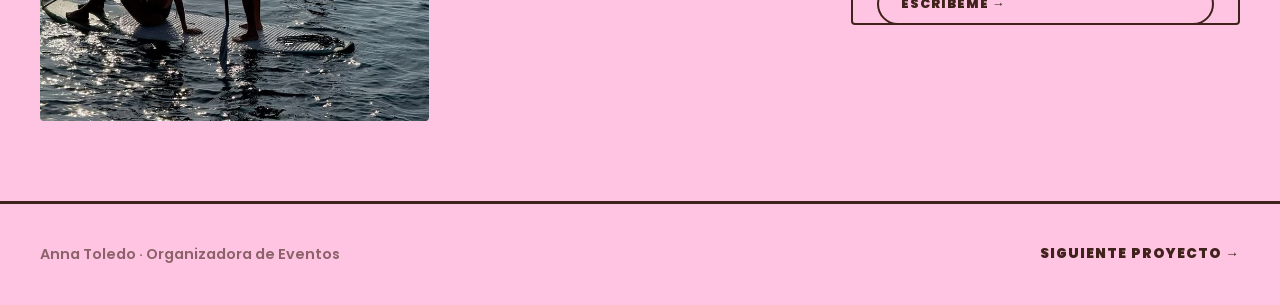
<file: cb.html>
<!DOCTYPE html>
<html lang="es">
<head>
    <meta charset="UTF-8">
    <meta name="viewport" content="width=device-width, initial-scale=1.0">
    <title>Community Building | Anna Toledo</title>
    <link href="https://fonts.googleapis.com/css2?family=Poppins:wght@400;600;900&family=Playfair+Display:ital,wght@1,700&display=swap" rel="stylesheet">
    <style>
        :root { --pink: #ffc4e1; --brown: #3f221b; --cream: #f9f7ed; --green: #b6d545; --font-main: 'Poppins', sans-serif; }
        /* Lang switcher */
        .lang-container { position: fixed; top: 20px; right: 20px; z-index: 1000; }
        .lang-button { background: var(--brown); border: 2px solid var(--brown); padding: 8px 16px; border-radius: 25px; font-weight: 900; cursor: pointer; display: flex; align-items: center; gap: 8px; font-family: var(--font-main); color: var(--pink); }
        .dropdown-content { display: none; position: absolute; right: 0; background: var(--cream); border: 2px solid var(--brown); width: 130px; margin-top: 5px; border-radius: 10px; overflow: hidden; }
        .dropdown-content a { display: block; padding: 10px; text-decoration: none; color: var(--brown); font-weight: 600; font-family: var(--font-main); }
        .dropdown-content a:hover { background: var(--brown); color: var(--cream); }
        .lang-container:hover .dropdown-content { display: block; }

        * { box-sizing: border-box; margin: 0; padding: 0; }
        body { font-family: var(--font-main); background-color: var(--pink); color: var(--brown); min-height: 100vh; }
        .back-link { display: inline-flex; align-items: center; gap: 8px; padding: 24px 40px; font-weight: 900; font-size: 0.85rem; letter-spacing: 0.08em; text-transform: uppercase; text-decoration: none; color: var(--brown); transition: opacity 0.2s; }
        .back-link:hover { opacity: 0.6; }
        .project-hero { padding: 0 40px 60px; display: flex; align-items: flex-end; justify-content: space-between; flex-wrap: wrap; gap: 20px; }
        .project-hero h1 { font-size: clamp(3rem, 8vw, 7rem); font-weight: 900; text-transform: uppercase; line-height: 0.95; max-width: 700px; }
        .project-hero h1 em { font-family: 'Playfair Display', serif; font-style: italic; font-weight: 700; text-transform: none; }
        .project-meta { font-size: 0.9rem; font-weight: 600; text-align: right; line-height: 1.8; opacity: 0.6; }
        .divider { height: 3px; background-color: var(--brown); margin: 0 40px 60px; }
        .moodboard { padding: 0 40px 80px; display: grid; grid-template-columns: repeat(12, 1fr); grid-auto-rows: 80px; gap: 16px; }
        .block { border-radius: 4px; overflow: hidden; position: relative; }
        .img-block { background-color: var(--cream); display: flex; align-items: center; justify-content: center; }
        .img-block .placeholder-label { font-size: 0.7rem; font-weight: 600; opacity: 0.35; text-transform: uppercase; letter-spacing: 0.1em; text-align: center; padding: 10px; }
        .img-block img { width: 100%; height: 100%; object-fit: cover; display: block; }
        .text-block { display: flex; flex-direction: column; justify-content: center; padding: 24px; }
        .text-block.bg-cream { background-color: var(--cream); }
        .text-block.bg-brown { background-color: var(--brown); color: var(--cream); }
        .text-block.bg-green { background-color: var(--green); }
        .text-block.bg-pink  { background-color: var(--pink); border: 2px solid var(--brown); }
        .text-block h2 { font-size: clamp(1.2rem, 2.5vw, 2rem); font-weight: 900; text-transform: uppercase; line-height: 1.1; margin-bottom: 10px; }
        .text-block h2 em { font-family: 'Playfair Display', serif; font-style: italic; font-weight: 700; text-transform: none; }
        .text-block p { font-size: 0.88rem; font-weight: 400; line-height: 1.6; opacity: 0.85; }
        .text-block .stat { font-size: clamp(2rem, 5vw, 4rem); font-weight: 900; line-height: 1; }
        .text-block .stat-label { font-size: 0.75rem; font-weight: 600; text-transform: uppercase; letter-spacing: 0.1em; opacity: 0.7; margin-top: 6px; }
        .tag { display: inline-block; background-color: var(--brown); color: var(--pink); font-size: 0.7rem; font-weight: 900; letter-spacing: 0.1em; text-transform: uppercase; padding: 4px 12px; border-radius: 20px; margin-bottom: 12px; width: fit-content; }
        .tag.light { background-color: var(--green); color: var(--brown); }
        .reveal { opacity: 0; transform: translateY(30px); transition: opacity 0.6s ease, transform 0.6s ease; }
        .reveal.visible { opacity: 1; transform: translateY(0); }
        .project-footer { border-top: 3px solid var(--brown); padding: 40px; display: flex; align-items: center; justify-content: space-between; flex-wrap: wrap; gap: 20px; }
        .project-footer p { font-weight: 600; font-size: 0.9rem; opacity: 0.6; }
        .next-project { display: inline-flex; align-items: center; gap: 10px; font-weight: 900; font-size: 0.85rem; letter-spacing: 0.08em; text-transform: uppercase; text-decoration: none; color: var(--brown); transition: opacity 0.2s; }
        .next-project:hover { opacity: 0.6; }
        @media (max-width: 768px) {
            .project-hero, .moodboard, .project-footer { padding-left: 20px; padding-right: 20px; }
            .divider { margin-left: 20px; margin-right: 20px; }
            .moodboard { grid-template-columns: 1fr 1fr; grid-auto-rows: 160px; }
            .block { grid-column: auto !important; grid-row: auto !important; }
        }
    .cta-btn { display: inline-block; margin-top: 14px; padding: 10px 22px; background: transparent; border: 2px solid var(--brown); color: var(--brown); font-family: var(--font-main); font-weight: 900; font-size: 0.8rem; letter-spacing: 0.08em; text-transform: uppercase; text-decoration: none; border-radius: 30px; transition: opacity 0.2s; } .cta-btn:hover { opacity: 0.65; }
        </style>
</head>
<body>

    <div class="lang-container">
        <div class="lang-button">🌐 <span id="current-lang">ES</span></div>
        <div class="dropdown-content">
            <a href="#" onclick="changeLanguage('es'); return false;">ES Español</a>
            <a href="#" onclick="changeLanguage('en'); return false;">EN English</a>
        </div>
    </div>

    <a href="Portfolio web.html" class="back-link" onclick="if(document.referrer) { history.back(); return false; }"><span data-i18n="back">← Volver al inicio</span></a>
    <div class="project-hero reveal">
        <h1>Community  <em>Building</em></h1>
        <div class="project-meta">
            <p data-i18n="meta1">Community Builder</p>
            <p data-i18n="meta2">Organizadora de Eventos</p>
            <p>2024 — 2025</p>
        </div>
    </div>
    <div class="divider"></div>
    <div class="moodboard">
        <div class="block text-block bg-brown reveal" style="grid-column:1/5; grid-row:1/4;">
            <span class="tag light" data-i18n="tag1">community</span>
            <h2 data-i18n="h1">Personas <em>que conectan</em></h2>
            <p data-i18n="p1">Gestiono la integración de comunidades internacionales desde cero. Coordinación operativa de eventos mensuales, nexo entre proveedores y clientes, y creación de contenido en vivo para asegurar una experiencia de marca inolvidable y fluida.</p>
        </div>
        <div class="block img-block reveal" style="grid-column:5/9; grid-row:1/5;">
            <img src="fotos/embajadores1.jpg" alt="" onerror="this.style.display='none';this.nextElementSibling.style.display='flex'">
            <div class="placeholder-label" style="display:none;">📷<br>embajadores1.jpg</div>
        </div>
        <div class="block text-block bg-green reveal" style="grid-column:9/13; grid-row:1/3;">
            <div class="stat" data-i18n="stat1">1 año</div>
            <div class="stat-label" data-i18n="stat1b">de eventos<br>gestionados</div>
        </div>
        <div class="block text-block bg-pink reveal" style="grid-column:9/13; grid-row:3/5;">
            <div class="stat">+100</div>
            <div class="stat-label" data-i18n="stat2b">Personas<br>conectadas</div>
        </div>
        <div class="block text-block bg-cream reveal" style="grid-column:1/5; grid-row:4/7;">
            <span class="tag" data-i18n="tag2">Groundinn</span>
            <h2 data-i18n="h2">Gestión <em>de eventos</em></h2>
            <p data-i18n="p2">Del montaje previo a la bienvenida final. Lidero la operativa in-situ, coordinando equipos externos y garantizando la excelencia en el trato al cliente. Mi prioridad: que la logística sea invisible y la experiencia, perfecta.</p>
        </div>
        <div class="block img-block reveal" style="grid-column:5/9; grid-row:5/9;">
            <img src="fotos/embajadores2.jpg" alt="" onerror="this.style.display='none';this.nextElementSibling.style.display='flex'">
            <div class="placeholder-label" style="display:none;">📷<br>embajadores2.jpg</div>
        </div>
        <div class="block img-block reveal" style="grid-column:9/13; grid-row:5/9;">
            <img src="fotos/embajadores3.jpg" alt="" onerror="this.style.display='none';this.nextElementSibling.style.display='flex'">
            <div class="placeholder-label" style="display:none;">📷<br>embajadores3.jpg</div>
        </div>
        <div class="block text-block bg-brown reveal" style="grid-column:1/5; grid-row:7/10;">
            <span class="tag light" data-i18n="tag3">Proceso</span>
            <p style="color:var(--cream); font-weight:700; line-height:2.2; font-size:0.85rem;" data-i18n="p3">Contacto · Preparación · Organización · Seguimiento · Dia del evento</p>
        </div>
        <div class="block text-block bg-green reveal" style="grid-column:5/9; grid-row:9/12;">
            <h2 data-i18n="h3">Customer <em>Experience</em></h2>
            <p data-i18n="p4">Experta en dinamización de espacios internacionales. Actúo como punto de unión entre la marca y el usuario, supervisando que cada detalle —desde la logística hasta la acogida— refuerce el sentimiento de pertenencia a la comunidad.</p>
        </div>
        <div class="block img-block reveal" style="grid-column:9/13; grid-row:9/12;">
            <img src="fotos/embajadores4.jpg" alt="" onerror="this.style.display='none';this.nextElementSibling.style.display='flex'">
            <div class="placeholder-label" style="display:none;">📷<br>embajadores4.jpg</div>
        </div>
        <div class="block img-block reveal" style="grid-column: 1/5; grid-row: 10/15; overflow: hidden;">
            <img src="fotos/embajadores5.jpg" alt="" style="object-fit: cover; object-position: center bottom; width: 100%; height: 100%;" onerror="this.style.display='none';this.nextElementSibling.style.display='flex'">
            <div class="placeholder-label" style="display:none;">📷<br>embajadores5.jpg</div>
        </div>
        <div class="block text-block bg-pink reveal" style="grid-column:9/13; grid-row:12/14;">
            <span class="tag" data-i18n="tag4">¿Tu evento?</span>
            <h2 data-i18n="h4">Encontremos <em>tu voz</em></h2>
            <a href="https://mail.google.com/mail/?view=cm&amp;fs=1&amp;to=anna.tol.rod@gmail.com&amp;su=Hablemos%20de%20eventos" target="_blank" rel="noopener" class="cta-btn" data-i18n="cta">Escríbeme →</a>
        </div>
    </div>
    <div class="project-footer">
        <p data-i18n="footer">Anna Toledo · Organizadora de Eventos</p>
        <a href="asesorias.html" class="next-project"><span data-i18n="next">Siguiente proyecto →</span></a>
    </div>
    <script>
        const i18n = {
            es: {
                "back":   "← Volver al inicio",
                "title":  "Community <em>Building</em>",
                "tag1":   "community",
                "h1":     "Personas <em>que conectan</em>",
                "p1":     "Gestiono la integración de comunidades internacionales desde cero. Coordinación operativa de eventos mensuales, nexo entre proveedores y clientes, y creación de contenido en vivo para asegurar una experiencia de marca inolvidable y fluida.",
                "stat1":  "1 año",
                "stat1b": "de eventos<br>gestionados",
                "stat2b": "Personas<br>conectadas",
                "tag2":   "Groundinn",
                "h2":     "Gestión <em>de eventos</em>",
                "p2":     "Del montaje previo a la bienvenida final. Lidero la operativa in-situ, coordinando equipos externos y garantizando la excelencia en el trato al cliente. Mi prioridad: que la logística sea invisible y la experiencia, perfecta.",
                "tag3":   "Proceso",
                "p3":     "Contacto · Preparación · Organización · Seguimiento · Dia del evento",
                "h3":     "Customer <em>Experience</em>",
                "p4":     "Experta en dinamización de espacios internacionales. Actúo como punto de unión entre la marca y el usuario, supervisando que cada detalle —desde la logística hasta la acogida— refuerce el sentimiento de pertenencia a la comunidad.",
                "tag4":   "¿Tu evento?",
                "h4":     "Encontremos <em>tu voz</em>",
                "cta":    "Escríbeme →",
                "next":   "Siguiente proyecto →",
                "meta1": "Community Builder",
                "meta2": "Organizadora de Eventos",
            },
            en: {
                "back":   "← Back to home",
                "title":  "Community <em>Building</em>",
                "tag1":   "community",
                "h1":     "People <em>who connect</em>",
                "p1":     "I manage the integration of international communities from scratch. Operational coordination of monthly events, liaison between suppliers and clients, and live content creation to ensure an unforgettable and seamless brand experience.",
                "stat1":  "1 year",
                "stat1b": "of events<br>managed",
                "stat2b": "People<br>connected",
                "tag2":   "Groundinn",
                "h2":     "Event <em>management</em>",
                "p2":     "From setup to the final farewell. I lead on-site operations, coordinating external teams and guaranteeing excellence in client service. My priority: logistics invisible, experience unforgettable.",
                "tag3":   "Process",
                "p3":     "Contact · Preparation · Organisation · Follow-up · Event day",
                "h3":     "Customer <em>Experience</em>",
                "p4":     "Expert in energising international spaces. I act as the bridge between brand and user, ensuring every detail — from logistics to welcome — reinforces the sense of community belonging.",
                "tag4":   "Your event?",
                "h4":     "Let us find <em>your voice</em>",
                "cta":    "Write to me →",
                "next":   "Next project →",
                "meta1": "Community Builder",
                "meta2": "Events Organiser",
            }
        };
        function changeLanguage(lang) {
            document.getElementById('current-lang').textContent = lang.toUpperCase();
            document.documentElement.lang = lang;
            const t = i18n[lang];
            document.querySelectorAll('[data-i18n]').forEach(el => {
                const key = el.getAttribute('data-i18n');
                if (t[key] !== undefined) el.innerHTML = t[key];
            });
        }

        const reveals = document.querySelectorAll('.reveal');
        const obs = new IntersectionObserver(entries => {
            entries.forEach((e,i) => { if(e.isIntersecting) setTimeout(() => e.target.classList.add('visible'), i*60); });
        }, { threshold: 0.08 });
        reveals.forEach(el => obs.observe(el));
    </script>
</body>
</html>
</file>
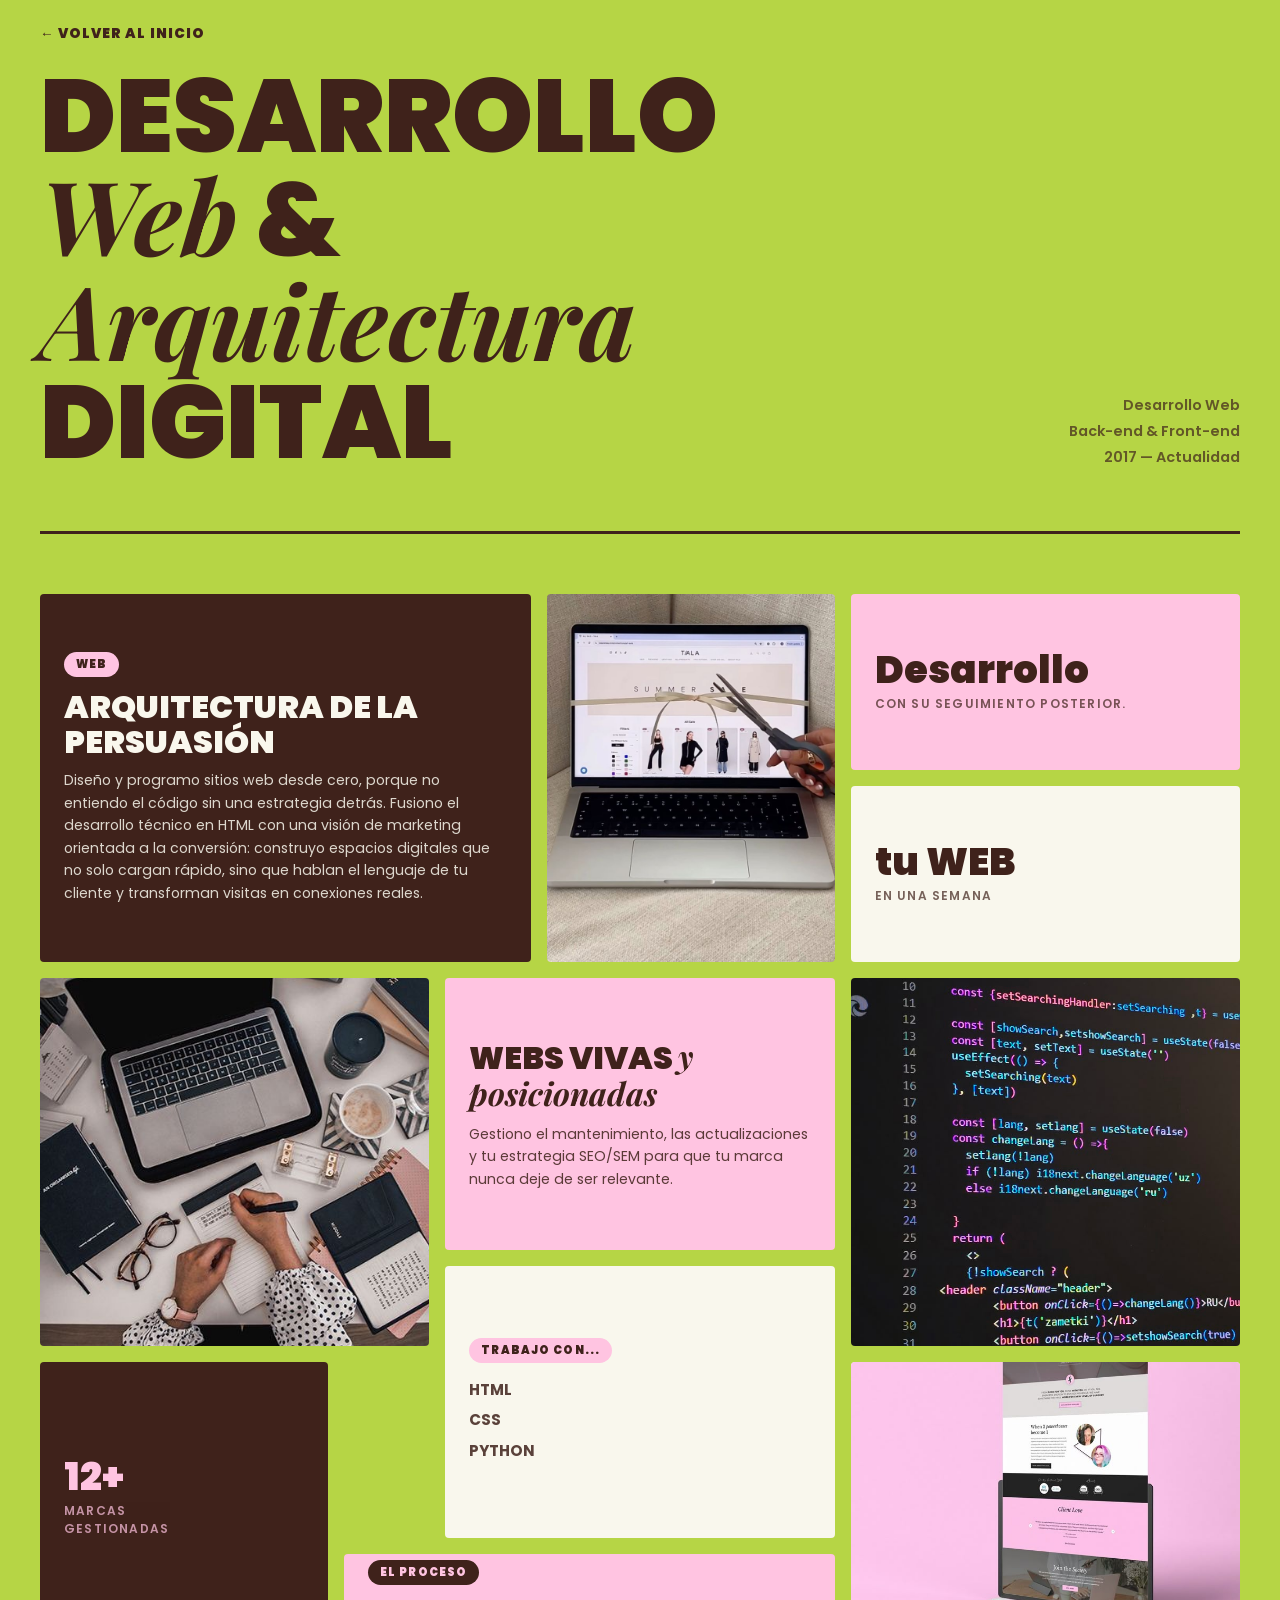
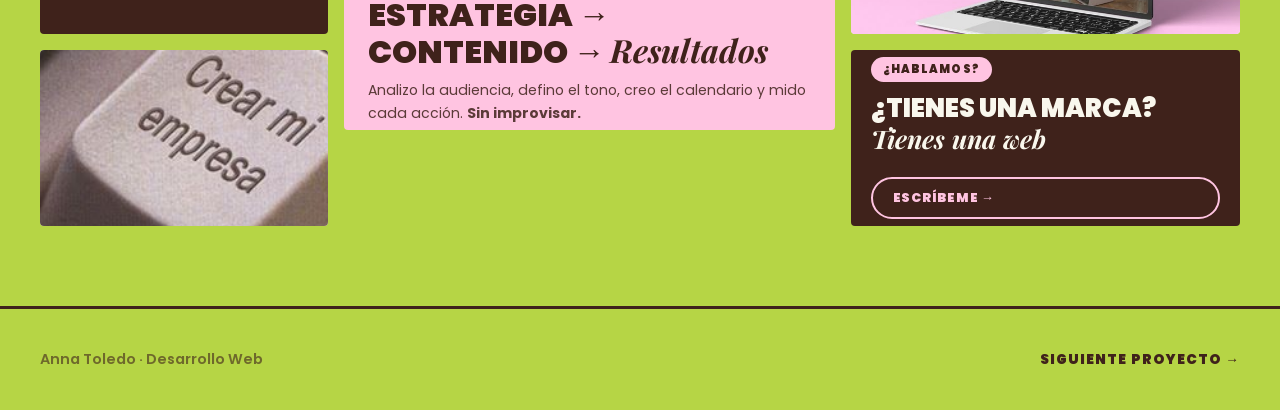
<file: crecimiento-comunidad.html>
<!DOCTYPE html>
<html lang="es">
<head>
    <meta charset="UTF-8">
    <meta name="viewport" content="width=device-width, initial-scale=1.0">
    <title>Desarrollo Web & Arquitectura Digital | Anna Toledo</title>
    <link href="https://fonts.googleapis.com/css2?family=Poppins:wght@400;600;900&family=Playfair+Display:ital,wght@1,700&display=swap" rel="stylesheet">
    <style>
        :root {
            --pink: #ffc4e1;
            --brown: #3f221b;
            --cream: #f9f7ed;
            --green: #b6d545;
            --font-main: 'Poppins', sans-serif;
        }
        * { box-sizing: border-box; margin: 0; padding: 0; }
        body { font-family: var(--font-main); background-color: var(--green); color: var(--brown); min-height: 100vh; }

        .back-link {
            display: inline-flex; align-items: center; gap: 8px;
            padding: 24px 40px; font-weight: 900; font-size: 0.85rem;
            letter-spacing: 0.08em; text-transform: uppercase;
            text-decoration: none; color: var(--brown); transition: opacity 0.2s;
        }
        .back-link:hover { opacity: 0.6; }

        .project-hero {
            padding: 0 40px 60px;
            display: flex; align-items: flex-end;
            justify-content: space-between; flex-wrap: wrap; gap: 20px;
        }
        .project-hero h1 {
            font-size: clamp(3rem, 8vw, 7rem); font-weight: 900;
            text-transform: uppercase; line-height: 0.95; max-width: 700px;
        }
        .project-hero h1 em {
            font-family: 'Playfair Display', serif; font-style: italic;
            font-weight: 700; text-transform: none;
        }
        .project-meta { font-size: 0.9rem; font-weight: 600; text-align: right; line-height: 1.8; opacity: 0.7; }

        .divider { height: 3px; background-color: var(--brown); margin: 0 40px 60px; }

        .moodboard {
            padding: 0 40px 80px;
            display: grid;
            grid-template-columns: repeat(12, 1fr);
            grid-auto-rows: 80px;
            gap: 16px;
        }

        .block { border-radius: 4px; overflow: hidden; position: relative; }

        .img-block { background-color: var(--cream); display: flex; align-items: center; justify-content: center; }
        .img-block .placeholder-label { font-size: 0.7rem; font-weight: 600; opacity: 0.4; text-transform: uppercase; letter-spacing: 0.1em; text-align: center; padding: 10px; }
        .img-block img { width: 100%; height: 100%; object-fit: cover; display: block; }

        .text-block { display: flex; flex-direction: column; justify-content: center; padding: 24px; }
        .text-block.bg-cream { background-color: var(--cream); }
        .text-block.bg-brown { background-color: var(--brown); color: var(--cream); }
        .text-block.bg-green { background-color: var(--green); border: 2px solid var(--brown); }
        .text-block.bg-pink  { background-color: var(--pink); }

        .text-block h2 { font-size: clamp(1.2rem, 2.5vw, 2rem); font-weight: 900; text-transform: uppercase; line-height: 1.1; margin-bottom: 10px; }
        .text-block h2 em { font-family: 'Playfair Display', serif; font-style: italic; font-weight: 700; text-transform: none; }
        .text-block p { font-size: 0.88rem; font-weight: 400; line-height: 1.6; opacity: 0.85; }
        .text-block .stat { font-size: clamp(1.5rem, 3vw, 3rem); font-weight: 900; line-height: 1; word-break: break-word; }
        .text-block .stat-label { font-size: 0.75rem; font-weight: 600; text-transform: uppercase; letter-spacing: 0.1em; opacity: 0.7; margin-top: 6px; }

        .tag { display: inline-block; background-color: var(--brown); color: var(--pink); font-size: 0.7rem; font-weight: 900; letter-spacing: 0.1em; text-transform: uppercase; padding: 4px 12px; border-radius: 20px; margin-bottom: 12px; width: fit-content; }
        .tag.light { background-color: var(--pink); color: var(--brown); }

        .reveal { opacity: 0; transform: translateY(30px); transition: opacity 0.6s ease, transform 0.6s ease; }
        .reveal.visible { opacity: 1; transform: translateY(0); }

        .project-footer { border-top: 3px solid var(--brown); padding: 40px; display: flex; align-items: center; justify-content: space-between; flex-wrap: wrap; gap: 20px; }
        .project-footer p { font-weight: 600; font-size: 0.9rem; opacity: 0.6; }
        .next-project { display: inline-flex; align-items: center; gap: 10px; font-weight: 900; font-size: 0.85rem; letter-spacing: 0.08em; text-transform: uppercase; text-decoration: none; color: var(--brown); transition: opacity 0.2s; }
        .next-project:hover { opacity: 0.6; }

        /* CTA btn — flexible para no cortarse */
        .cta-btn {
            display: inline-block;
            margin-top: 14px;
            padding: 10px 20px;
            background: transparent;
            border: 2px solid var(--brown);
            color: var(--brown);
            font-family: var(--font-main);
            font-weight: 900;
            font-size: clamp(0.65rem, 1.2vw, 0.8rem);
            letter-spacing: 0.06em;
            text-transform: uppercase;
            text-decoration: none;
            border-radius: 30px;
            transition: opacity 0.2s;
            white-space: normal;
            word-break: break-word;
            max-width: 100%;
        }
        .cta-btn:hover { opacity: 0.65; }

        /* El bloque de cierre necesita más espacio interno */
        .cierre-block {
            display: flex;
            flex-direction: column;
            justify-content: center;
            padding: 20px;
            overflow: hidden;
        }
        .cierre-block h2 { font-size: clamp(0.9rem, 2vw, 1.8rem); font-weight: 900; text-transform: uppercase; line-height: 1.15; margin-bottom: 8px; }
        .cierre-block h2 em { font-family: 'Playfair Display', serif; font-style: italic; font-weight: 700; text-transform: none; }

        @media (max-width: 768px) {
            .project-hero, .moodboard, .project-footer { padding-left: 20px; padding-right: 20px; }
            .divider { margin-left: 20px; margin-right: 20px; }
            .moodboard { grid-template-columns: 1fr 1fr; grid-auto-rows: 160px; }
            .block { grid-column: auto !important; grid-row: auto !important; }
        }
    </style>
</head>
<body>

    <a href="index.html" class="back-link" onclick="if(document.referrer) { history.back(); return false; }">← Volver al inicio</a>

    <div class="project-hero reveal">
        <h1>Desarrollo <em>Web</em> & <em>Arquitectura</em> Digital</h1>
        <div class="project-meta">
            <p>Desarrollo Web</p>
            <p>Back-end & Front-end</p>
            <p>2017 — Actualidad</p>
        </div>
    </div>

    <div class="divider"></div>

    <div class="moodboard">

        <div class="block text-block bg-brown reveal" style="grid-column: 1/6; grid-row: 1/5;">
            <span class="tag light">web</span>
            <h2>Arquitectura de la persuasión</h2>
            <p>Diseño y programo sitios web desde cero, porque no entiendo el código sin una estrategia detrás. Fusiono el desarrollo técnico en HTML con una visión de marketing orientada a la conversión: construyo espacios digitales que no solo cargan rápido, sino que hablan el lenguaje de tu cliente y transforman visitas en conexiones reales.</p>
        </div>

        <div class="block img-block reveal" style="grid-column: 6/9; grid-row: 1/5;">
            <img src="comunidad1.jpg" alt="Feed" onerror="this.style.display='none'; this.nextElementSibling.style.display='flex'">
            <div class="placeholder-label" style="display:none;">📷<br>comunidad1.jpg</div>
        </div>

        <div class="block text-block bg-pink reveal" style="grid-column: 9/13; grid-row: 1/3;">
            <div class="stat">Desarrollo</div>
            <div class="stat-label">con su seguimiento posterior.</div>
        </div>

        <div class="block text-block bg-cream reveal" style="grid-column: 9/13; grid-row: 3/5;">
            <div class="stat">tu WEB</div>
            <div class="stat-label">En una semana</div>
        </div>

        <div class="block img-block reveal" style="grid-column: 1/5; grid-row: 5/9;">
            <img src="comunidad2.jpg" alt="Embajadores" onerror="this.style.display='none'; this.nextElementSibling.style.display='flex'">
            <div class="placeholder-label" style="display:none;">📷<br>comunidad2.jpg</div>
        </div>

        <div class="block text-block bg-pink reveal" style="grid-column: 5/9; grid-row: 5/8;">
            <h2>Webs vivas <em>y posicionadas</em></h2>
            <p>Gestiono el mantenimiento, las actualizaciones y tu estrategia SEO/SEM para que tu marca nunca deje de ser relevante.</p>
        </div>

        <div class="block img-block reveal" style="grid-column: 9/13; grid-row: 5/9;">
            <img src="comunidad3.jpg" alt="Contenido" onerror="this.style.display='none'; this.nextElementSibling.style.display='flex'">
            <div class="placeholder-label" style="display:none;">📷<br>comunidad3.jpg</div>
        </div>

        <div class="block text-block bg-cream reveal" style="grid-column: 5/9; grid-row: 8/11;">
            <span class="tag light">Trabajo con...</span>
            <p style="font-weight:700; font-size:0.95rem; line-height:2;">HTML<br>CSS<br>PYTHON</p>
        </div>

        <div class="block text-block bg-brown reveal" style="grid-column: 1/4; grid-row: 9/12;">
            <div class="stat" style="color:var(--pink);">12+</div>
            <div class="stat-label" style="color:var(--pink);">Marcas<br>gestionadas</div>
        </div>

        <!-- Foto 4: recorte parte inferior -->
        <div class="block img-block reveal" style="grid-column: 9/13; grid-row: 9/12;">
            <img src="comunidad4.jpg" alt="Resultado" style="object-position: center 70%;" onerror="this.style.display='none'; this.nextElementSibling.style.display='flex'">
            <div class="placeholder-label" style="display:none;">📷<br>comunidad4.jpg</div>
        </div>

        <div class="block text-block bg-pink reveal" style="grid-column: 4/9; grid-row: 11/13;">
            <span class="tag">El proceso</span>
            <h2>Estrategia → Contenido → <em>Resultados</em></h2>
            <p>Analizo la audiencia, defino el tono, creo el calendario y mido cada acción. <strong>Sin improvisar.</strong></p>
        </div>

        <!-- Bloque cierre con cta adaptado -->
        <div class="block cierre-block bg-brown reveal" style="grid-column: 9/13; grid-row: 12/14; background-color: var(--brown); color: var(--cream);">
            <span class="tag light" style="flex-shrink:0;">¿Hablamos?</span>
            <h2>¿Tienes una marca? <em>Tienes una web</em></h2>
            <a href="https://mail.google.com/mail/?view=cm&amp;fs=1&amp;to=anna.tol.rod@gmail.com&amp;su=Hablemos%20de%20web" target="_blank" rel="noopener" class="cta-btn" style="color:var(--pink); border-color:var(--pink);">Escríbeme →</a>
        </div>

        <!-- Foto 5: sin línea blanca derecha -->
        <div class="block img-block reveal" style="grid-column: 1/4; grid-row: 12/14; overflow: hidden;">
            <img src="comunidad5.jpg" alt="Final" style="object-fit: cover; object-position: center center; transform: scale(1.15); transform-origin: center center;" onerror="this.style.display='none'; this.nextElementSibling.style.display='flex'">
            <div class="placeholder-label" style="display:none;">📷<br>comunidad5.jpg</div>
        </div>

    </div>

    <div class="project-footer">
        <p>Anna Toledo · Desarrollo Web</p>
        <a href="lanzamiento-marca.html" class="next-project">Siguiente proyecto →</a>
    </div>

    <script>
        const reveals = document.querySelectorAll('.reveal');
        const obs = new IntersectionObserver(entries => {
            entries.forEach((e, i) => { if (e.isIntersecting) setTimeout(() => e.target.classList.add('visible'), i * 60); });
        }, { threshold: 0.08 });
        reveals.forEach(el => obs.observe(el));
    </script>

</body>
</html>
</file>
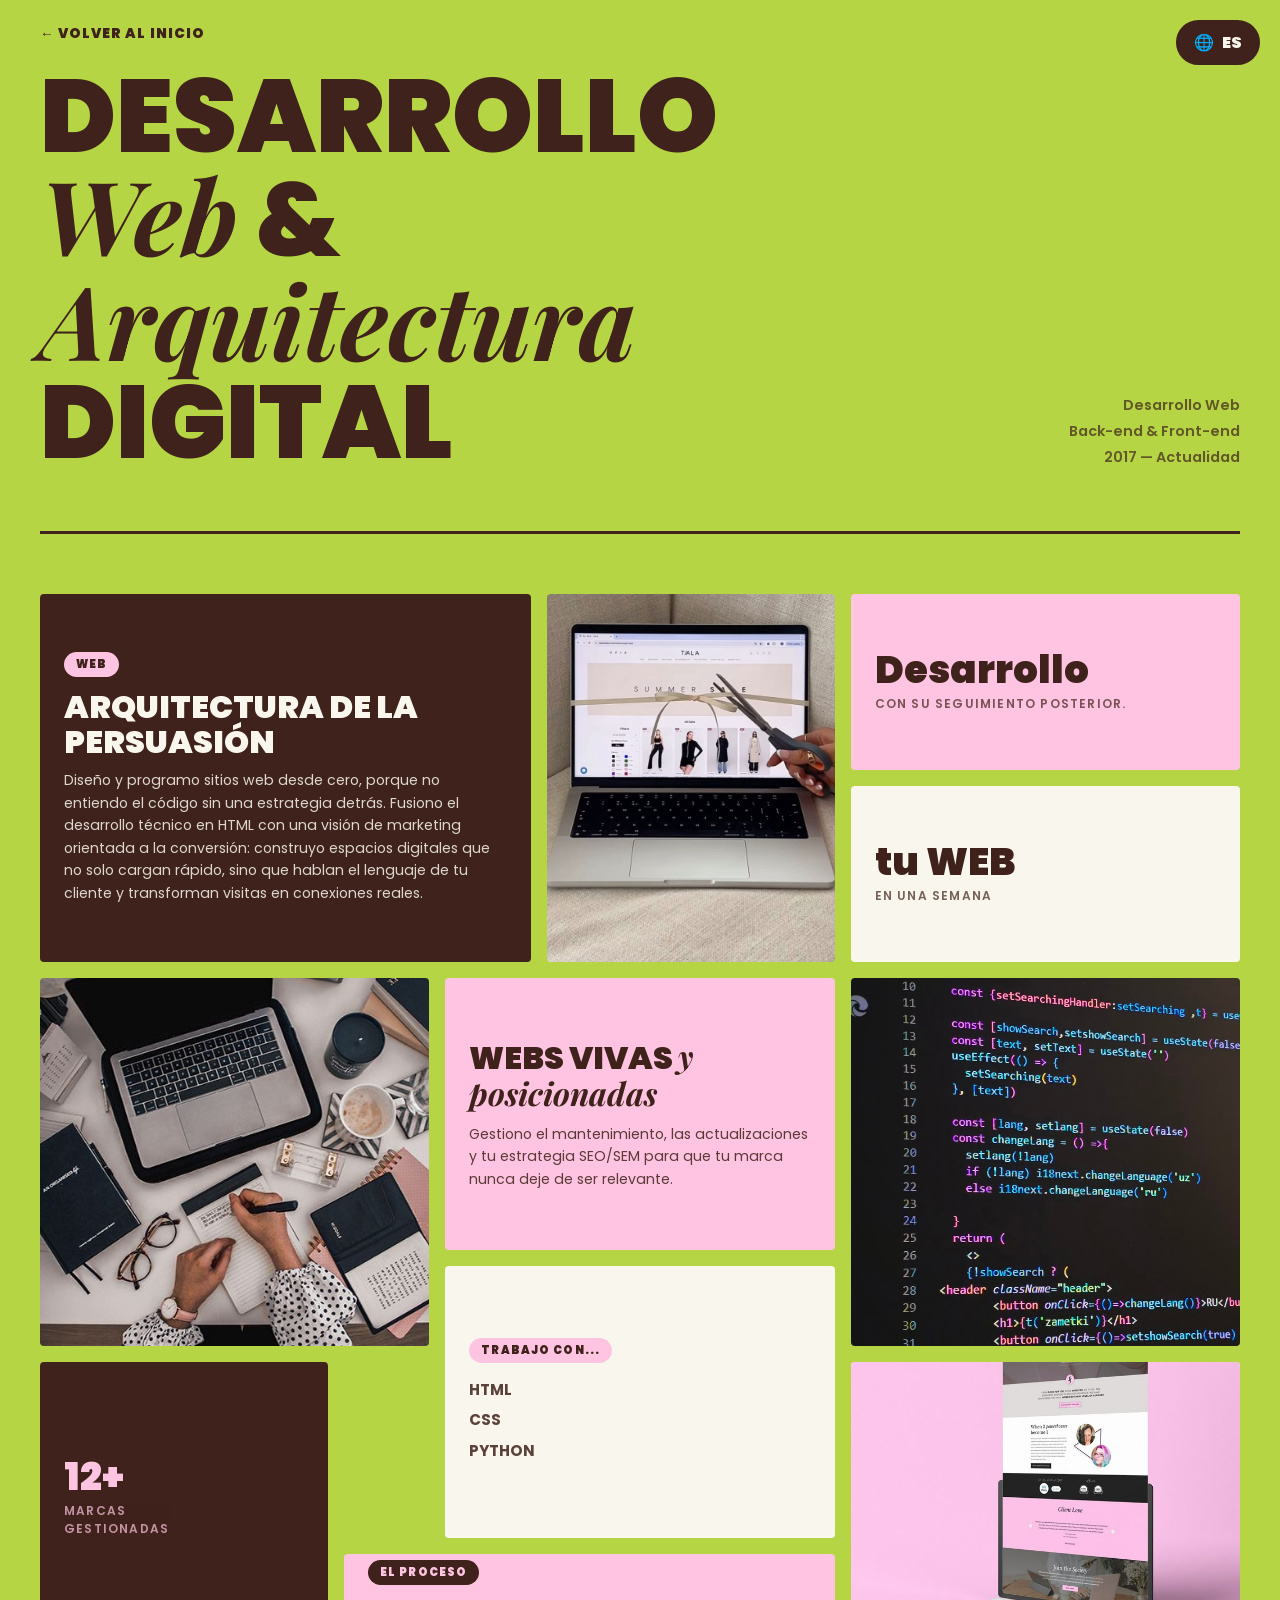
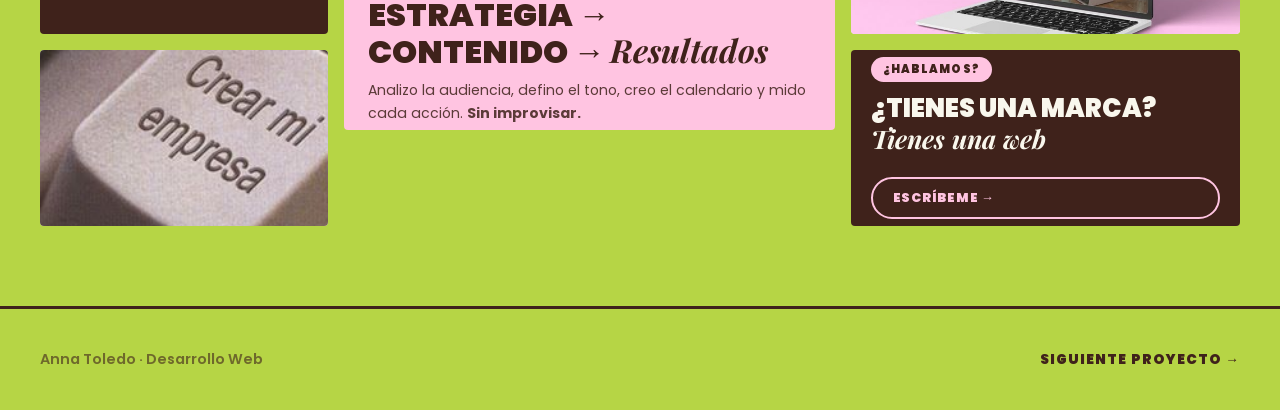
<file: dweb.html>
<!DOCTYPE html>
<html lang="es">
<head>
    <meta charset="UTF-8">
    <meta name="viewport" content="width=device-width, initial-scale=1.0">
    <title>Desarrollo Web & Arquitectura Digital | Anna Toledo</title>
    <link href="https://fonts.googleapis.com/css2?family=Poppins:wght@400;600;900&family=Playfair+Display:ital,wght@1,700&display=swap" rel="stylesheet">
    <style>
        :root {
            --pink: #ffc4e1;
            --brown: #3f221b;
            --cream: #f9f7ed;
            --green: #b6d545;
            --font-main: 'Poppins', sans-serif;
        }
        /* Lang switcher */
        .lang-container { position: fixed; top: 20px; right: 20px; z-index: 1000; }
        .lang-button { background: var(--brown); border: 2px solid var(--brown); padding: 8px 16px; border-radius: 25px; font-weight: 900; cursor: pointer; display: flex; align-items: center; gap: 8px; font-family: var(--font-main); color: var(--cream); }
        .dropdown-content { display: none; position: absolute; right: 0; background: var(--cream); border: 2px solid var(--brown); width: 130px; margin-top: 5px; border-radius: 10px; overflow: hidden; }
        .dropdown-content a { display: block; padding: 10px; text-decoration: none; color: var(--brown); font-weight: 600; font-family: var(--font-main); }
        .dropdown-content a:hover { background: var(--brown); color: var(--cream); }
        .lang-container:hover .dropdown-content { display: block; }

        * { box-sizing: border-box; margin: 0; padding: 0; }
        body { font-family: var(--font-main); background-color: var(--green); color: var(--brown); min-height: 100vh; }

        .back-link {
            display: inline-flex; align-items: center; gap: 8px;
            padding: 24px 40px; font-weight: 900; font-size: 0.85rem;
            letter-spacing: 0.08em; text-transform: uppercase;
            text-decoration: none; color: var(--brown); transition: opacity 0.2s;
        }
        .back-link:hover { opacity: 0.6; }

        .project-hero {
            padding: 0 40px 60px;
            display: flex; align-items: flex-end;
            justify-content: space-between; flex-wrap: wrap; gap: 20px;
        }
        .project-hero h1 {
            font-size: clamp(3rem, 8vw, 7rem); font-weight: 900;
            text-transform: uppercase; line-height: 0.95; max-width: 700px;
        }
        .project-hero h1 em {
            font-family: 'Playfair Display', serif; font-style: italic;
            font-weight: 700; text-transform: none;
        }
        .project-meta { font-size: 0.9rem; font-weight: 600; text-align: right; line-height: 1.8; opacity: 0.7; }

        .divider { height: 3px; background-color: var(--brown); margin: 0 40px 60px; }

        .moodboard {
            padding: 0 40px 80px;
            display: grid;
            grid-template-columns: repeat(12, 1fr);
            grid-auto-rows: 80px;
            gap: 16px;
        }

        .block { border-radius: 4px; overflow: hidden; position: relative; }

        .img-block { background-color: var(--cream); display: flex; align-items: center; justify-content: center; }
        .img-block .placeholder-label { font-size: 0.7rem; font-weight: 600; opacity: 0.4; text-transform: uppercase; letter-spacing: 0.1em; text-align: center; padding: 10px; }
        .img-block img { width: 100%; height: 100%; object-fit: cover; display: block; }

        .text-block { display: flex; flex-direction: column; justify-content: center; padding: 24px; }
        .text-block.bg-cream { background-color: var(--cream); }
        .text-block.bg-brown { background-color: var(--brown); color: var(--cream); }
        .text-block.bg-green { background-color: var(--green); border: 2px solid var(--brown); }
        .text-block.bg-pink  { background-color: var(--pink); }

        .text-block h2 { font-size: clamp(1.2rem, 2.5vw, 2rem); font-weight: 900; text-transform: uppercase; line-height: 1.1; margin-bottom: 10px; }
        .text-block h2 em { font-family: 'Playfair Display', serif; font-style: italic; font-weight: 700; text-transform: none; }
        .text-block p { font-size: 0.88rem; font-weight: 400; line-height: 1.6; opacity: 0.85; }
        .text-block .stat { font-size: clamp(1.5rem, 3vw, 3rem); font-weight: 900; line-height: 1; word-break: break-word; }
        .text-block .stat-label { font-size: 0.75rem; font-weight: 600; text-transform: uppercase; letter-spacing: 0.1em; opacity: 0.7; margin-top: 6px; }

        .tag { display: inline-block; background-color: var(--brown); color: var(--pink); font-size: 0.7rem; font-weight: 900; letter-spacing: 0.1em; text-transform: uppercase; padding: 4px 12px; border-radius: 20px; margin-bottom: 12px; width: fit-content; }
        .tag.light { background-color: var(--pink); color: var(--brown); }

        .reveal { opacity: 0; transform: translateY(30px); transition: opacity 0.6s ease, transform 0.6s ease; }
        .reveal.visible { opacity: 1; transform: translateY(0); }

        .project-footer { border-top: 3px solid var(--brown); padding: 40px; display: flex; align-items: center; justify-content: space-between; flex-wrap: wrap; gap: 20px; }
        .project-footer p { font-weight: 600; font-size: 0.9rem; opacity: 0.6; }
        .next-project { display: inline-flex; align-items: center; gap: 10px; font-weight: 900; font-size: 0.85rem; letter-spacing: 0.08em; text-transform: uppercase; text-decoration: none; color: var(--brown); transition: opacity 0.2s; }
        .next-project:hover { opacity: 0.6; }

        /* CTA btn — flexible para no cortarse */
        .cta-btn {
            display: inline-block;
            margin-top: 14px;
            padding: 10px 20px;
            background: transparent;
            border: 2px solid var(--brown);
            color: var(--brown);
            font-family: var(--font-main);
            font-weight: 900;
            font-size: clamp(0.65rem, 1.2vw, 0.8rem);
            letter-spacing: 0.06em;
            text-transform: uppercase;
            text-decoration: none;
            border-radius: 30px;
            transition: opacity 0.2s;
            white-space: normal;
            word-break: break-word;
            max-width: 100%;
        }
        .cta-btn:hover { opacity: 0.65; }

        /* El bloque de cierre necesita más espacio interno */
        .cierre-block {
            display: flex;
            flex-direction: column;
            justify-content: center;
            padding: 20px;
            overflow: hidden;
        }
        .cierre-block h2 { font-size: clamp(0.9rem, 2vw, 1.8rem); font-weight: 900; text-transform: uppercase; line-height: 1.15; margin-bottom: 8px; }
        .cierre-block h2 em { font-family: 'Playfair Display', serif; font-style: italic; font-weight: 700; text-transform: none; }

        @media (max-width: 768px) {
            .project-hero, .moodboard, .project-footer { padding-left: 20px; padding-right: 20px; }
            .divider { margin-left: 20px; margin-right: 20px; }
            .moodboard { grid-template-columns: 1fr 1fr; grid-auto-rows: 160px; }
            .block { grid-column: auto !important; grid-row: auto !important; }
        }
    </style>
</head>
<body>

    <div class="lang-container">
        <div class="lang-button">🌐 <span id="current-lang">ES</span></div>
        <div class="dropdown-content">
            <a href="#" onclick="changeLanguage('es'); return false;">ES Español</a>
            <a href="#" onclick="changeLanguage('en'); return false;">EN English</a>
        </div>
    </div>

    <a href="Portfolio web.html" class="back-link" onclick="if(document.referrer) { history.back(); return false; }"><span data-i18n="back">← Volver al inicio</span></a>

    <div class="project-hero reveal">
        <h1 data-i18n="title">Desarrollo <em>Web</em> & <em>Arquitectura</em> Digital</h1>
        <div class="project-meta">
            <p data-i18n="meta1">Desarrollo Web</p>
            <p data-i18n="meta2">Back-end & Front-end</p>
            <p data-i18n="meta3">2017 — Actualidad</p>
        </div>
    </div>

    <div class="divider"></div>

    <div class="moodboard">

        <div class="block text-block bg-brown reveal" style="grid-column: 1/6; grid-row: 1/5;">
            <span class="tag light" data-i18n="tag1">web</span>
            <h2 data-i18n="h1">Arquitectura de la persuasión</h2>
            <p data-i18n="p1">Diseño y programo sitios web desde cero, porque no entiendo el código sin una estrategia detrás. Fusiono el desarrollo técnico en HTML con una visión de marketing orientada a la conversión: construyo espacios digitales que no solo cargan rápido, sino que hablan el lenguaje de tu cliente y transforman visitas en conexiones reales.</p>
        </div>

        <div class="block img-block reveal" style="grid-column: 6/9; grid-row: 1/5;">
            <img src="fotos/comunidad1.jpg" alt="Feed" onerror="this.style.display='none'; this.nextElementSibling.style.display='flex'">
            <div class="placeholder-label" style="display:none;">📷<br>comunidad1.jpg</div>
        </div>

        <div class="block text-block bg-pink reveal" style="grid-column: 9/13; grid-row: 1/3;">
            <div class="stat" data-i18n="stat1">Desarrollo</div>
            <div class="stat-label" data-i18n="stat1b">con su seguimiento posterior.</div>
        </div>

        <div class="block text-block bg-cream reveal" style="grid-column: 9/13; grid-row: 3/5;">
            <div class="stat" data-i18n="stat2">tu WEB</div>
            <div class="stat-label" data-i18n="stat2b">En una semana</div>
        </div>

        <div class="block img-block reveal" style="grid-column: 1/5; grid-row: 5/9;">
            <img src="fotos/comunidad2.jpg" alt="Embajadores" onerror="this.style.display='none'; this.nextElementSibling.style.display='flex'">
            <div class="placeholder-label" style="display:none;">📷<br>comunidad2.jpg</div>
        </div>

        <div class="block text-block bg-pink reveal" style="grid-column: 5/9; grid-row: 5/8;">
            <h2 data-i18n="h2">Webs vivas <em>y posicionadas</em></h2>
            <p data-i18n="p2">Gestiono el mantenimiento, las actualizaciones y tu estrategia SEO/SEM para que tu marca nunca deje de ser relevante.</p>
        </div>

        <div class="block img-block reveal" style="grid-column: 9/13; grid-row: 5/9;">
            <img src="fotos/comunidad3.jpg" alt="Contenido" onerror="this.style.display='none'; this.nextElementSibling.style.display='flex'">
            <div class="placeholder-label" style="display:none;">📷<br>comunidad3.jpg</div>
        </div>

        <div class="block text-block bg-cream reveal" style="grid-column: 5/9; grid-row: 8/11;">
            <span class="tag light" data-i18n="tag2">Trabajo con...</span>
            <p style="font-weight:700; font-size:0.95rem; line-height:2;">HTML<br>CSS<br>PYTHON</p>
        </div>

        <div class="block text-block bg-brown reveal" style="grid-column: 1/4; grid-row: 9/12;">
            <div class="stat" style="color:var(--pink);">12+</div>
            <div class="stat-label" style="color:var(--pink);">Marcas<br>gestionadas</div>
        </div>

        <!-- Foto 4: recorte parte inferior -->
        <div class="block img-block reveal" style="grid-column: 9/13; grid-row: 9/12;">
            <img src="fotos/comunidad4.jpg" alt="Resultado" style="object-position: center 70%;" onerror="this.style.display='none'; this.nextElementSibling.style.display='flex'">
            <div class="placeholder-label" style="display:none;">📷<br>comunidad4.jpg</div>
        </div>

        <div class="block text-block bg-pink reveal" style="grid-column: 4/9; grid-row: 11/13;">
            <span class="tag" data-i18n="tag3">El proceso</span>
            <h2 data-i18n="h5">Estrategia → Contenido → <em>Resultados</em></h2>
            <p data-i18n="p3">Analizo la audiencia, defino el tono, creo el calendario y mido cada acción. <strong>Sin improvisar.</strong></p>
        </div>

        <!-- Bloque cierre con cta adaptado -->
        <div class="block cierre-block bg-brown reveal" style="grid-column: 9/13; grid-row: 12/14; background-color: var(--brown); color: var(--cream);">
            <span class="tag light" style="flex-shrink:0;" data-i18n="tag4">¿Hablamos?</span>
            <h2 data-i18n="h4">¿Tienes una marca? <em>Tienes una web</em></h2>
            <a href="https://mail.google.com/mail/?view=cm&amp;fs=1&amp;to=anna.tol.rod@gmail.com&amp;su=Hablemos%20de%20web" target="_blank" rel="noopener" class="cta-btn" style="color:var(--pink); border-color:var(--pink);" data-i18n="cta">Escríbeme →</a>
        </div>

        <!-- Foto 5: sin línea blanca derecha -->
        <div class="block img-block reveal" style="grid-column: 1/4; grid-row: 12/14; overflow: hidden;">
            <img src="fotos/comunidad5.jpg" alt="Final" style="object-fit: cover; object-position: center center; transform: scale(1.15); transform-origin: center center;" onerror="this.style.display='none'; this.nextElementSibling.style.display='flex'">
            <div class="placeholder-label" style="display:none;">📷<br>comunidad5.jpg</div>
        </div>

    </div>

    <div class="project-footer">
        <p>Anna Toledo · Desarrollo Web</p>
        <a href="produ.html" class="next-project"><span data-i18n="next">Siguiente proyecto →</span></a>
    </div>

    <script>
        const i18n = {
            es: {
                "back":  "← Volver al inicio",
                "title": "Desarrollo <em>Web</em> & Arquitectura<em> Digital</em>",
                "meta1": "Desarrollo Web",
                "meta2": "Back-end & Front-end",
                "meta3": "2017 — Present",
                "h1": "Arquitectura de la persuasión",
                "h2": "Webs vivas <em>y posicionadas</em>",
                "h3": "Customer <em>Experience</em>",
                "h4": "¿Tienes una marca? <em>Tienes una web</em>",
                "tag1": "web",
                "p1": "Diseño y programo sitios web desde cero, porque no entiendo el código sin una estrategia detrás. Fusiono el desarrollo técnico en HTML con una visión de marketing orientada a la conversión: construyo espacios digitales que no solo cargan rápido, sino que hablan el lenguaje de tu cliente y transforman visitas en conexiones reales.",
                "stat1": "Desarrollo",
                "stat1b": "con su seguimiento posterior.",
                "stat2": "tu WEB",
                "stat2b": "En una semana",
                "p2": "Gestiono el mantenimiento, las actualizaciones y tu estrategia SEO/SEM para que tu marca nunca deje de ser relevante.",
                "tag2": "Trabajo con...",
                "tag3": "El proceso",
                "h5": "Estrategia → Contenido → <em>Resultados</em>",
                "p3": "Analizo la audiencia, defino el tono, creo el calendario y mido cada acción. <strong>Sin improvisar.</strong>",
                "tag4": "¿Hablamos?",
                "cta": "Escríbeme →",
                "next": "Siguiente proyecto →"
            },
            en: {
                "back":  "← Back to home",
                "title": "Web <em>Development</em> & Digital<em> Architecture</em>",
                "meta1": "Web Development",
                "meta2": "Back-end & Front-end",
                "meta3": "2017 — Present",
                "h1": "Architecture of persuasion",
                "h2": "Living <em>& positioned</em> websites",
                "h3": "Customer <em>Experience</em>",
                "h4": "Got a brand? <em>You need a website</em>",
                "tag1": "web",
                "p1": "I design and build websites from scratch, because I cannot separate code from strategy. I blend technical development with a conversion-focused marketing vision: digital spaces that load fast and speak your client's language, turning visits into real connections.",
                "stat1": "Development",
                "stat1b": "with ongoing support.",
                "stat2": "your WEB",
                "stat2b": "In one week",
                "p2": "I manage maintenance, updates and your SEO/SEM strategy so your brand never stops being relevant.",
                "tag2": "I work with...",
                "tag3": "The process",
                "h5": "Strategy → Content → <em>Results</em>",
                "p3": "I analyse the audience, define the tone, build the calendar and measure every action. <strong>No improvising.</strong>",
                "tag4": "Shall we talk?",
                "cta": "Write to me →",
                "next": "Next project →"
            }
        };
        function changeLanguage(lang) {
            document.getElementById('current-lang').textContent = lang.toUpperCase();
            document.documentElement.lang = lang;
            const t = i18n[lang];
            document.querySelectorAll('[data-i18n]').forEach(el => {
                const key = el.getAttribute('data-i18n');
                if (t[key] !== undefined) el.innerHTML = t[key];
            });
        }
        const reveals = document.querySelectorAll('.reveal');
        const obs = new IntersectionObserver(entries => {
            entries.forEach((e, i) => { if (e.isIntersecting) setTimeout(() => e.target.classList.add('visible'), i * 60); });
        }, { threshold: 0.08 });
        reveals.forEach(el => obs.observe(el));
    </script>

</body>
</html>
</file>
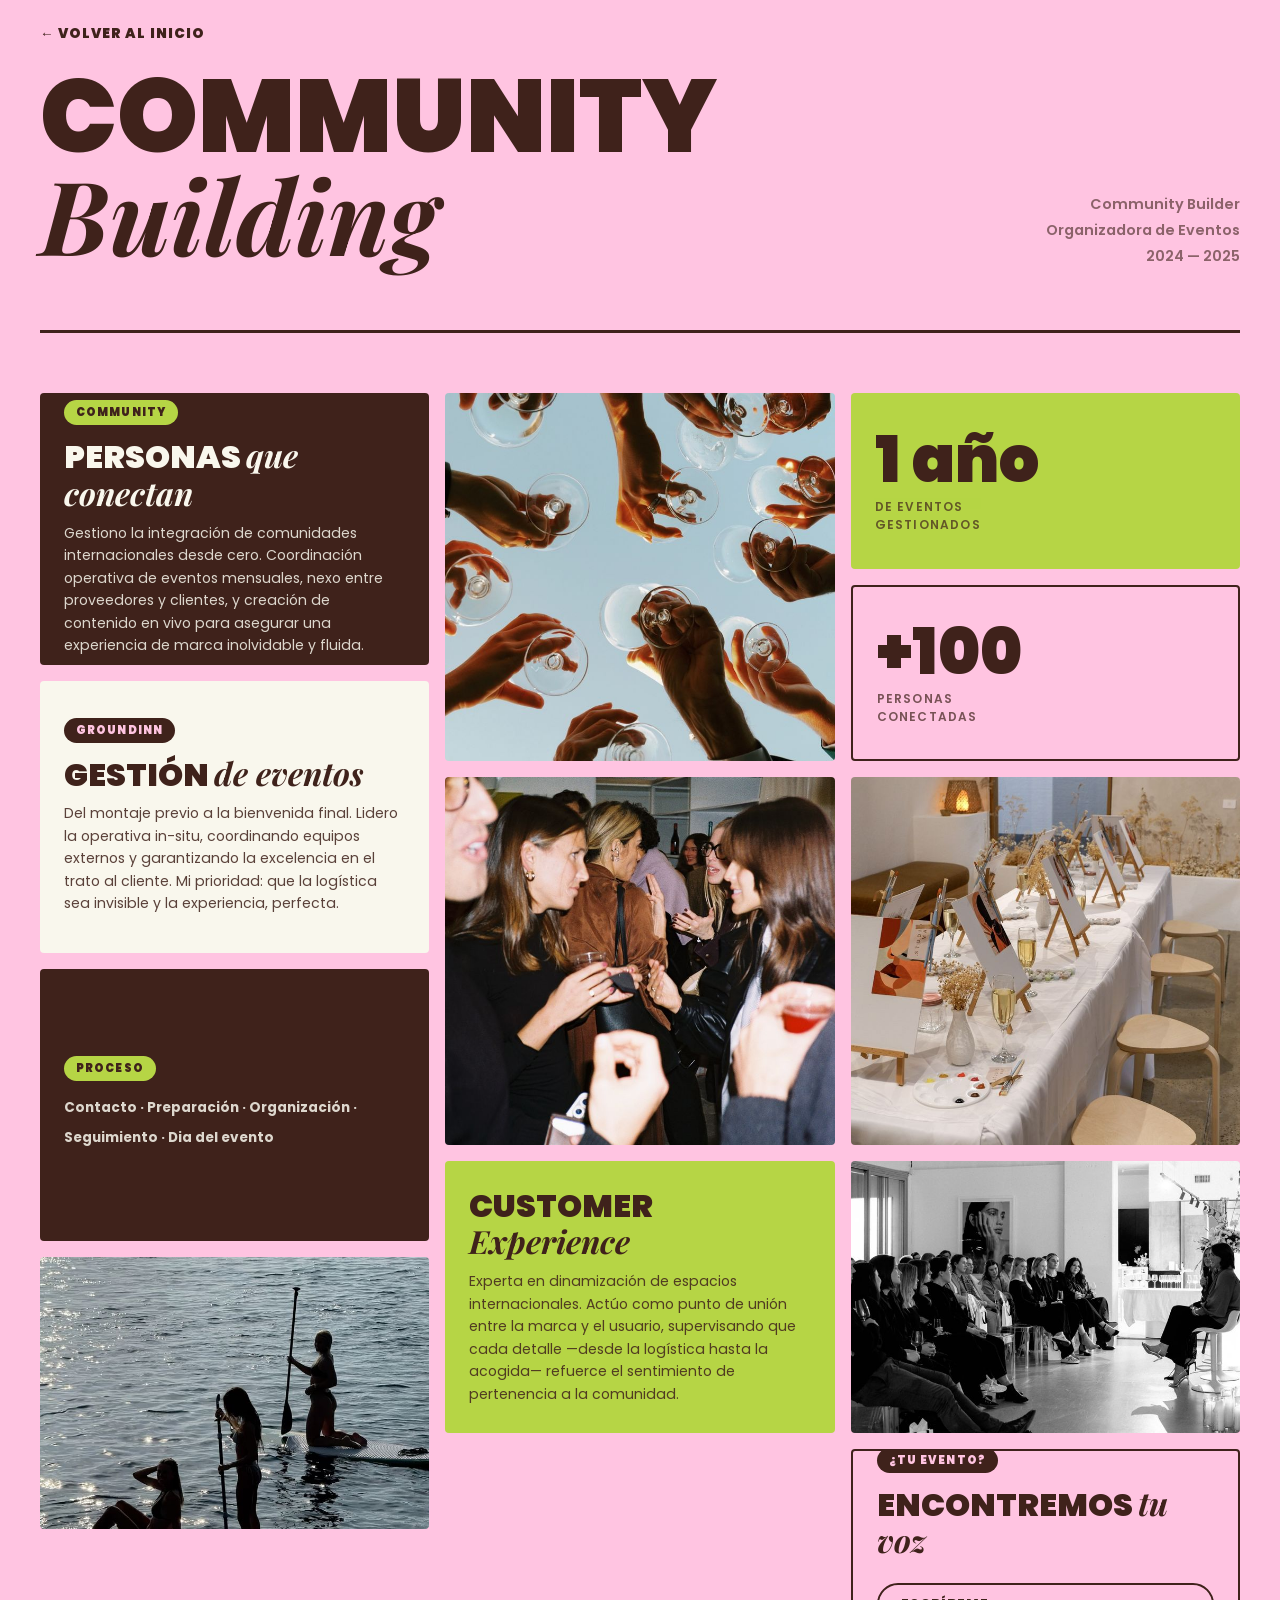
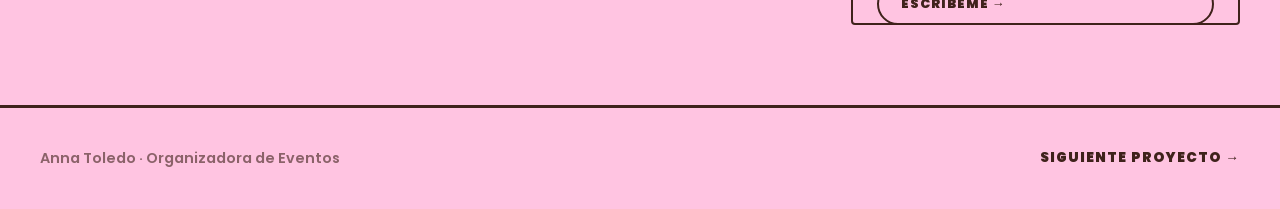
<file: programa-embajadores.html>
<!DOCTYPE html>
<html lang="es">
<head>
    <meta charset="UTF-8">
    <meta name="viewport" content="width=device-width, initial-scale=1.0">
    <title>Community Building | Anna Toledo</title>
    <link href="https://fonts.googleapis.com/css2?family=Poppins:wght@400;600;900&family=Playfair+Display:ital,wght@1,700&display=swap" rel="stylesheet">
    <style>
        :root { --pink: #ffc4e1; --brown: #3f221b; --cream: #f9f7ed; --green: #b6d545; --font-main: 'Poppins', sans-serif; }
        * { box-sizing: border-box; margin: 0; padding: 0; }
        body { font-family: var(--font-main); background-color: var(--pink); color: var(--brown); min-height: 100vh; }
        .back-link { display: inline-flex; align-items: center; gap: 8px; padding: 24px 40px; font-weight: 900; font-size: 0.85rem; letter-spacing: 0.08em; text-transform: uppercase; text-decoration: none; color: var(--brown); transition: opacity 0.2s; }
        .back-link:hover { opacity: 0.6; }
        .project-hero { padding: 0 40px 60px; display: flex; align-items: flex-end; justify-content: space-between; flex-wrap: wrap; gap: 20px; }
        .project-hero h1 { font-size: clamp(3rem, 8vw, 7rem); font-weight: 900; text-transform: uppercase; line-height: 0.95; max-width: 700px; }
        .project-hero h1 em { font-family: 'Playfair Display', serif; font-style: italic; font-weight: 700; text-transform: none; }
        .project-meta { font-size: 0.9rem; font-weight: 600; text-align: right; line-height: 1.8; opacity: 0.6; }
        .divider { height: 3px; background-color: var(--brown); margin: 0 40px 60px; }
        .moodboard { padding: 0 40px 80px; display: grid; grid-template-columns: repeat(12, 1fr); grid-auto-rows: 80px; gap: 16px; }
        .block { border-radius: 4px; overflow: hidden; position: relative; }
        .img-block { background-color: var(--cream); display: flex; align-items: center; justify-content: center; }
        .img-block .placeholder-label { font-size: 0.7rem; font-weight: 600; opacity: 0.35; text-transform: uppercase; letter-spacing: 0.1em; text-align: center; padding: 10px; }
        .img-block img { width: 100%; height: 100%; object-fit: cover; display: block; }
        .text-block { display: flex; flex-direction: column; justify-content: center; padding: 24px; }
        .text-block.bg-cream { background-color: var(--cream); }
        .text-block.bg-brown { background-color: var(--brown); color: var(--cream); }
        .text-block.bg-green { background-color: var(--green); }
        .text-block.bg-pink  { background-color: var(--pink); border: 2px solid var(--brown); }
        .text-block h2 { font-size: clamp(1.2rem, 2.5vw, 2rem); font-weight: 900; text-transform: uppercase; line-height: 1.1; margin-bottom: 10px; }
        .text-block h2 em { font-family: 'Playfair Display', serif; font-style: italic; font-weight: 700; text-transform: none; }
        .text-block p { font-size: 0.88rem; font-weight: 400; line-height: 1.6; opacity: 0.85; }
        .text-block .stat { font-size: clamp(2rem, 5vw, 4rem); font-weight: 900; line-height: 1; }
        .text-block .stat-label { font-size: 0.75rem; font-weight: 600; text-transform: uppercase; letter-spacing: 0.1em; opacity: 0.7; margin-top: 6px; }
        .tag { display: inline-block; background-color: var(--brown); color: var(--pink); font-size: 0.7rem; font-weight: 900; letter-spacing: 0.1em; text-transform: uppercase; padding: 4px 12px; border-radius: 20px; margin-bottom: 12px; width: fit-content; }
        .tag.light { background-color: var(--green); color: var(--brown); }
        .reveal { opacity: 0; transform: translateY(30px); transition: opacity 0.6s ease, transform 0.6s ease; }
        .reveal.visible { opacity: 1; transform: translateY(0); }
        .project-footer { border-top: 3px solid var(--brown); padding: 40px; display: flex; align-items: center; justify-content: space-between; flex-wrap: wrap; gap: 20px; }
        .project-footer p { font-weight: 600; font-size: 0.9rem; opacity: 0.6; }
        .next-project { display: inline-flex; align-items: center; gap: 10px; font-weight: 900; font-size: 0.85rem; letter-spacing: 0.08em; text-transform: uppercase; text-decoration: none; color: var(--brown); transition: opacity 0.2s; }
        .next-project:hover { opacity: 0.6; }
        @media (max-width: 768px) {
            .project-hero, .moodboard, .project-footer { padding-left: 20px; padding-right: 20px; }
            .divider { margin-left: 20px; margin-right: 20px; }
            .moodboard { grid-template-columns: 1fr 1fr; grid-auto-rows: 160px; }
            .block { grid-column: auto !important; grid-row: auto !important; }
        }
    .cta-btn { display: inline-block; margin-top: 14px; padding: 10px 22px; background: transparent; border: 2px solid var(--brown); color: var(--brown); font-family: var(--font-main); font-weight: 900; font-size: 0.8rem; letter-spacing: 0.08em; text-transform: uppercase; text-decoration: none; border-radius: 30px; transition: opacity 0.2s; } .cta-btn:hover { opacity: 0.65; }
        </style>
</head>
<body>
    <a href="index.html" class="back-link" onclick="if(document.referrer) { history.back(); return false; }">← Volver al inicio</a>
    <div class="project-hero reveal">
        <h1>Community  <em>Building</em></h1>
        <div class="project-meta">
            <p>Community Builder</p>
            <p>Organizadora de Eventos</p>
            <p>2024 — 2025</p>
        </div>
    </div>
    <div class="divider"></div>
    <div class="moodboard">
        <div class="block text-block bg-brown reveal" style="grid-column:1/5; grid-row:1/4;">
            <span class="tag light">community</span>
            <h2>Personas <em>que conectan</em></h2>
            <p>Gestiono la integración de comunidades internacionales desde cero. Coordinación operativa de eventos mensuales, nexo entre proveedores y clientes, y creación de contenido en vivo para asegurar una experiencia de marca inolvidable y fluida.</p>
        </div>
        <div class="block img-block reveal" style="grid-column:5/9; grid-row:1/5;">
            <img src="embajadores1.jpg" alt="" onerror="this.style.display='none';this.nextElementSibling.style.display='flex'">
            <div class="placeholder-label" style="display:none;">📷<br>embajadores1.jpg</div>
        </div>
        <div class="block text-block bg-green reveal" style="grid-column:9/13; grid-row:1/3;">
            <div class="stat">1 año</div>
            <div class="stat-label">de eventos<br>gestionados</div>
        </div>
        <div class="block text-block bg-pink reveal" style="grid-column:9/13; grid-row:3/5;">
            <div class="stat">+100</div>
            <div class="stat-label">Personas<br>conectadas</div>
        </div>
        <div class="block text-block bg-cream reveal" style="grid-column:1/5; grid-row:4/7;">
            <span class="tag">Groundinn</span>
            <h2>Gestión <em>de eventos</em></h2>
            <p>Del montaje previo a la bienvenida final. Lidero la operativa in-situ, coordinando equipos externos y garantizando la excelencia en el trato al cliente. Mi prioridad: que la logística sea invisible y la experiencia, perfecta.</p>
        </div>
        <div class="block img-block reveal" style="grid-column:5/9; grid-row:5/9;">
            <img src="embajadores2.jpg" alt="" onerror="this.style.display='none';this.nextElementSibling.style.display='flex'">
            <div class="placeholder-label" style="display:none;">📷<br>embajadores2.jpg</div>
        </div>
        <div class="block img-block reveal" style="grid-column:9/13; grid-row:5/9;">
            <img src="embajadores3.jpg" alt="" onerror="this.style.display='none';this.nextElementSibling.style.display='flex'">
            <div class="placeholder-label" style="display:none;">📷<br>embajadores3.jpg</div>
        </div>
        <div class="block text-block bg-brown reveal" style="grid-column:1/5; grid-row:7/10;">
            <span class="tag light">Proceso</span>
            <p style="color:var(--cream); font-weight:700; line-height:2.2; font-size:0.85rem;">Contacto · Preparación · Organización · Seguimiento · Dia del evento</p>
        </div>
        <div class="block text-block bg-green reveal" style="grid-column:5/9; grid-row:9/12;">
            <h2>Customer <em>Experience</em></h2>
            <p>Experta en dinamización de espacios internacionales. Actúo como punto de unión entre la marca y el usuario, supervisando que cada detalle —desde la logística hasta la acogida— refuerce el sentimiento de pertenencia a la comunidad.</p>
        </div>
        <div class="block img-block reveal" style="grid-column:9/13; grid-row:9/12;">
            <img src="embajadores4.jpg" alt="" onerror="this.style.display='none';this.nextElementSibling.style.display='flex'">
            <div class="placeholder-label" style="display:none;">📷<br>embajadores4.jpg</div>
        </div>
        <div class="block img-block reveal" style="grid-column:1/5; grid-row:10/13;object-position: center bottom ">
            <img src="embajadores5.jpg" alt="" onerror="this.style.display='none';this.nextElementSibling.style.display='flex'">
            <div class="placeholder-label" style="display:none;">📷<br>embajadores5.jpg</div>
        </div>
        <div class="block text-block bg-pink reveal" style="grid-column:9/13; grid-row:12/14;">
            <span class="tag">¿Tu evento?</span>
            <h2>Encontremos <em>tu voz</em></h2>
            <a href="https://mail.google.com/mail/?view=cm&amp;fs=1&amp;to=anna.tol.rod@gmail.com&amp;su=Hablemos%20de%20eventos" target="_blank" rel="noopener" class="cta-btn">Escríbeme →</a>
        </div>
    </div>
    <div class="project-footer">
        <p>Anna Toledo · Organizadora de Eventos</p>
        <a href="campanas-audiovisuales.html" class="next-project">Siguiente proyecto →</a>
    </div>
    <script>
        const reveals = document.querySelectorAll('.reveal');
        const obs = new IntersectionObserver(entries => {
            entries.forEach((e,i) => { if(e.isIntersecting) setTimeout(() => e.target.classList.add('visible'), i*60); });
        }, { threshold: 0.08 });
        reveals.forEach(el => obs.observe(el));
    </script>
</body>
</html>
</file>
